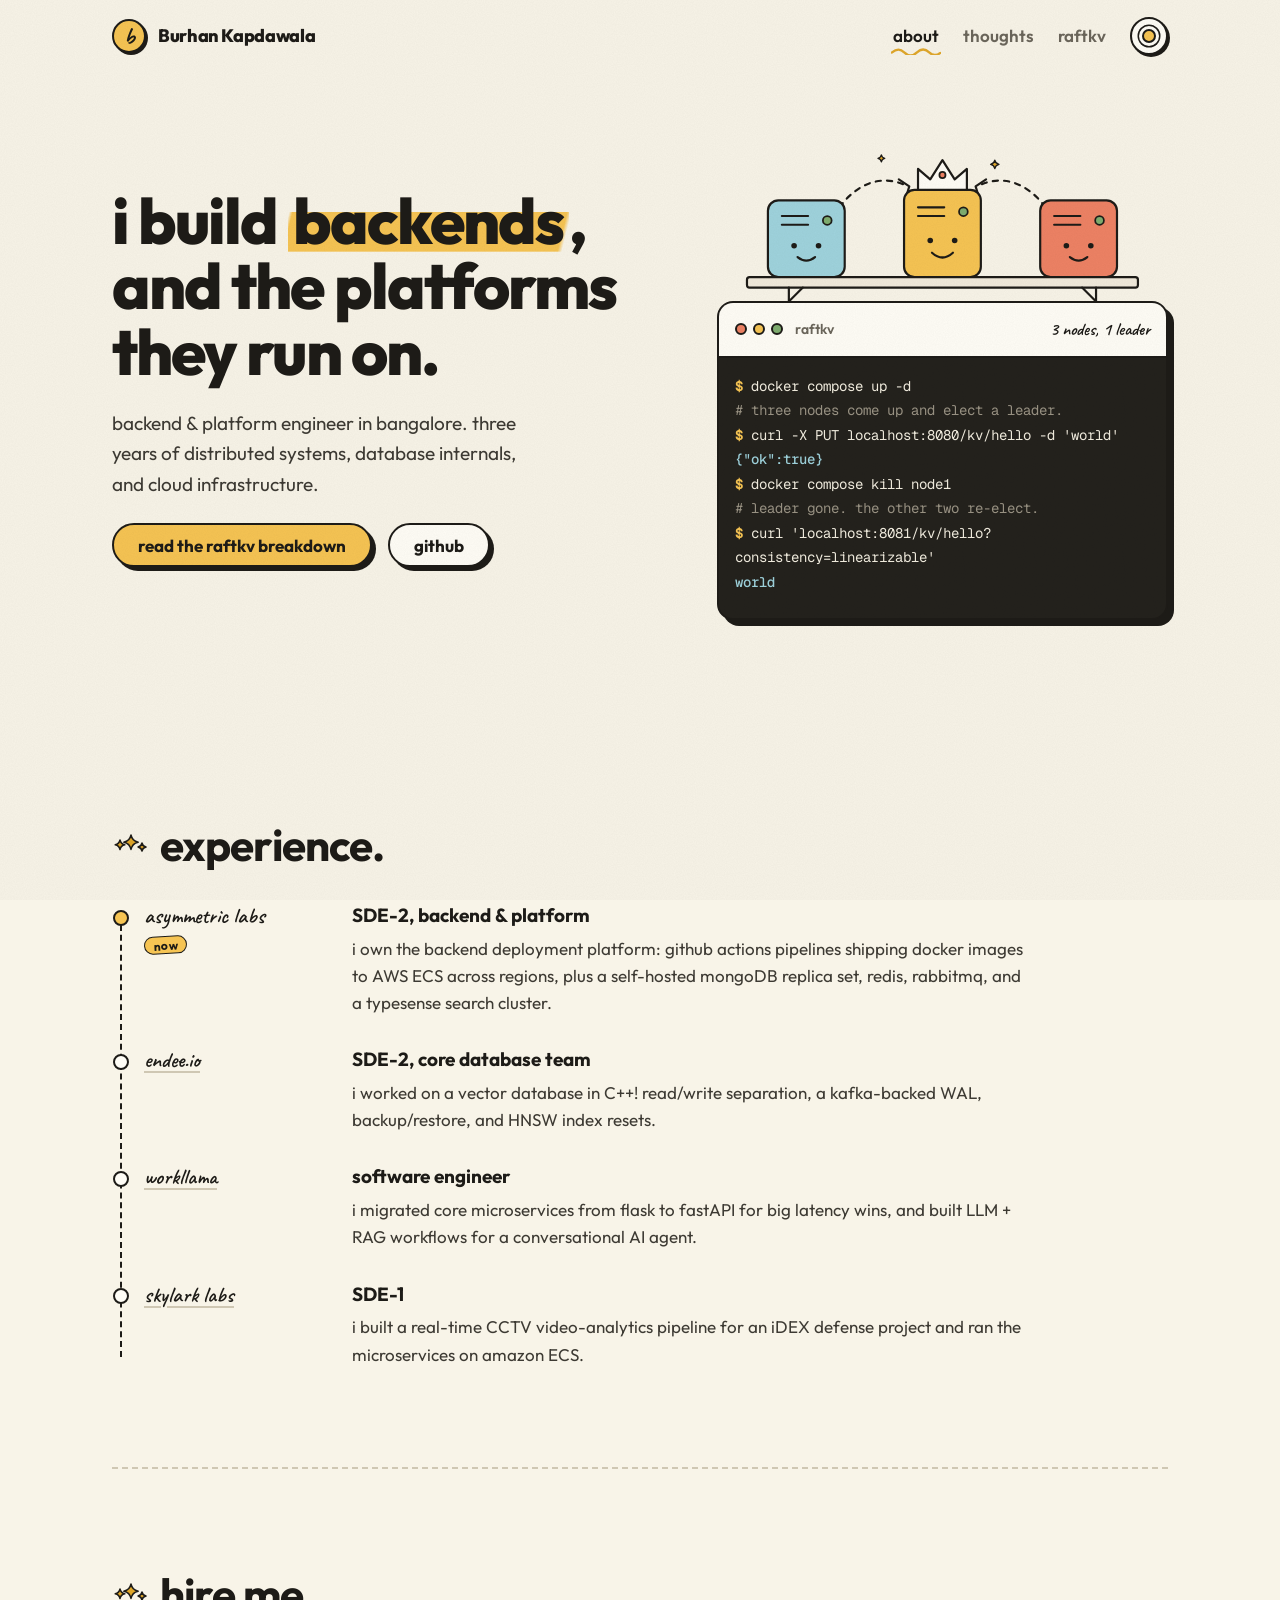
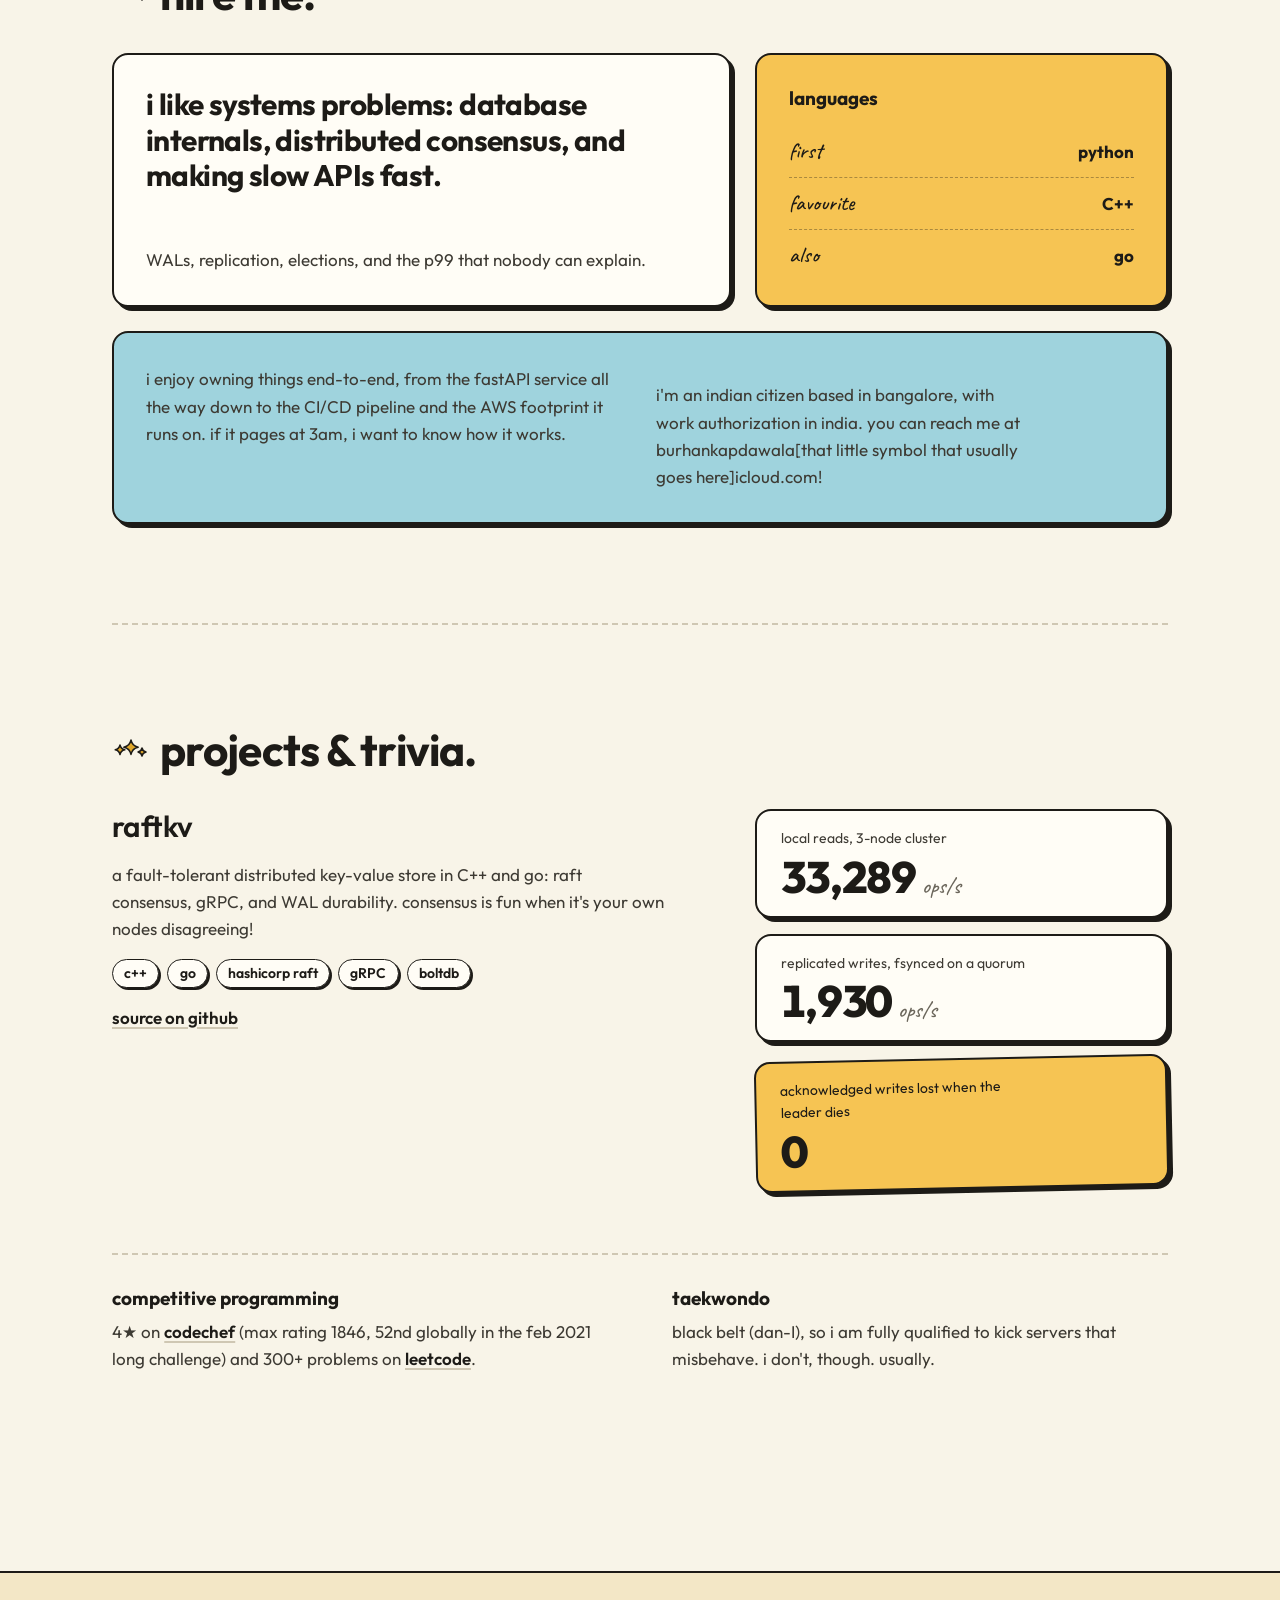
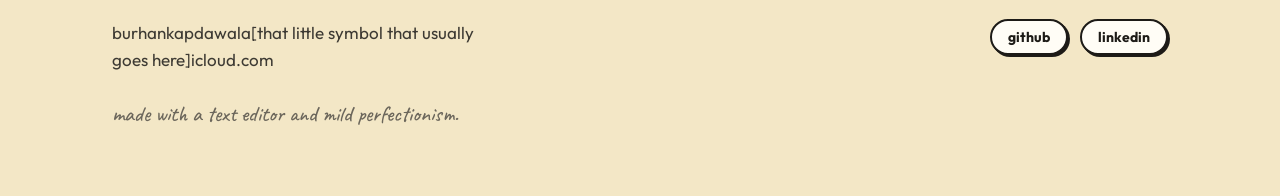
<file: index.html>
<!DOCTYPE html>
<html lang="en">
<head>
  <meta charset="UTF-8">
  <meta name="viewport" content="width=device-width, initial-scale=1">
  <title>Burhan Kapdawala</title>
  <meta name="description" content="burhan kapdawala, backend and platform engineer in bangalore. distributed systems, database internals, and cloud infrastructure.">
  <meta name="theme-color" content="#f8f4e8" media="(prefers-color-scheme: light)">
  <meta name="theme-color" content="#1c1a16" media="(prefers-color-scheme: dark)">
  <meta property="og:type" content="website">
  <meta property="og:title" content="burhan kapdawala">
  <meta property="og:description" content="backend and platform engineer. distributed systems, database internals, and cloud infrastructure.">
  <meta property="og:url" content="https://burhankapadia18.github.io/portfolio/">
  <link rel="icon" href="data:image/svg+xml,%3Csvg xmlns='http://www.w3.org/2000/svg' viewBox='0 0 32 32'%3E%3Ccircle cx='16' cy='16' r='13.5' fill='%23f6c453' stroke='%231d1b17' stroke-width='2.5'/%3E%3Ctext x='16' y='22.5' text-anchor='middle' font-family='system-ui,sans-serif' font-size='18' font-weight='800' fill='%231d1b17'%3Eb%3C/text%3E%3C/svg%3E">
  <script>(function(){try{var t=localStorage.getItem('theme');if(t!=='dark'&&t!=='light'){t=matchMedia('(prefers-color-scheme: dark)').matches?'dark':'light'}document.documentElement.setAttribute('data-theme',t)}catch(e){document.documentElement.setAttribute('data-theme','light')}})()</script>
  <link rel="preconnect" href="https://fonts.googleapis.com">
  <link rel="preconnect" href="https://fonts.gstatic.com" crossorigin>
  <link rel="stylesheet" href="https://fonts.googleapis.com/css2?family=Outfit:wght@400;500;600;700;800&family=Caveat:wght@500;600;700&family=Geist+Mono:wght@400;500&display=swap">
  <link rel="stylesheet" href="styles/tokens.css">
  <link rel="stylesheet" href="styles/global.css">
  <link rel="stylesheet" href="styles/home.css">
</head>

<body>
  <a class="skip-link" href="#main">skip to content</a>
  <div class="container">
    <header class="site-nav">
      <a class="brand" href="index.html">
        <span class="brand__badge" aria-hidden="true">b</span>
        <span class="brand__text">Burhan Kapdawala</span>
      </a>
      <nav aria-label="Main navigation">
        <ul class="nav-links">
          <li><a href="index.html" aria-current="page">about</a></li>
          <li><a href="thoughts.html">thoughts</a></li>
          <li><a href="raftkv.html">raftkv</a></li>
          <li>
            <button class="theme-toggle" id="themeToggle" type="button" aria-label="switch to dark theme">
              <span class="theme-toggle__disc" aria-hidden="true"></span>
            </button>
          </li>
        </ul>
      </nav>
    </header>

    <main id="main">
      <section class="hero" aria-labelledby="hero-heading">
        <div class="hero__copy">
          <h1 id="hero-heading" class="rise" style="--i:0">i build <span class="mark">backends</span>, and the platforms they run on.</h1>
          <p class="hero__sub rise" style="--i:1">
            backend &amp; platform engineer in bangalore. three years of distributed
            systems, database internals, and cloud infrastructure.
          </p>
          <div class="hero__actions rise" style="--i:2">
            <a class="btn btn--primary" href="raftkv.html">read the raftkv breakdown</a>
            <a class="btn btn--secondary" href="https://github.com/burhankapadia18">github</a>
          </div>
        </div>

        <div class="hero__visual rise" style="--i:3">
          <svg class="shelf" viewBox="0 0 480 196" xmlns="http://www.w3.org/2000/svg" role="img" aria-label="three cartoon server nodes sitting on a shelf. the middle one wears a crown because it is the leader.">
            <g fill="none" stroke="var(--line)" stroke-width="2.5" stroke-linecap="round" stroke-linejoin="round">
              <path d="M122 84c22-30 52-38 78-24" stroke-dasharray="6 7"/>
              <path d="M358 84c-22-30-52-38-78-24" stroke-dasharray="6 7"/>
              <path d="M190 52l12 8-4 13"/>
              <path d="M290 52l-12 8 4 13"/>
            </g>
            <g stroke="var(--line)" stroke-width="2.5" stroke-linecap="round" stroke-linejoin="round">
              <rect x="40" y="76" width="88" height="88" rx="12" fill="var(--sky)"/>
              <path d="M56 94h30M56 104h30" fill="none"/>
              <circle cx="108" cy="99" r="5" fill="var(--leaf)" stroke-width="2"/>
              <circle cx="70" cy="128" r="3.2" fill="var(--line)" stroke="none"/>
              <circle cx="98" cy="128" r="3.2" fill="var(--line)" stroke="none"/>
              <path d="M74 141q10 8 20 0" fill="none"/>
            </g>
            <g stroke="var(--line)" stroke-width="2.5" stroke-linecap="round" stroke-linejoin="round">
              <rect x="196" y="64" width="88" height="100" rx="12" fill="var(--accent)"/>
              <path d="M212 64V40l14 12 14-22 14 22 14-12v24z" fill="var(--surface)"/>
              <circle cx="240" cy="47" r="3.5" fill="var(--coral)" stroke-width="2"/>
              <path d="M212 84h30M212 94h30" fill="none"/>
              <circle cx="264" cy="89" r="5" fill="var(--leaf)" stroke-width="2"/>
              <circle cx="226" cy="122" r="3.2" fill="var(--line)" stroke="none"/>
              <circle cx="254" cy="122" r="3.2" fill="var(--line)" stroke="none"/>
              <path d="M228 136q12 11 24 0" fill="none"/>
            </g>
            <g stroke="var(--line)" stroke-width="2.5" stroke-linecap="round" stroke-linejoin="round">
              <rect x="352" y="76" width="88" height="88" rx="12" fill="var(--coral)"/>
              <path d="M368 94h30M368 104h30" fill="none"/>
              <circle cx="420" cy="99" r="5" fill="var(--leaf)" stroke-width="2"/>
              <circle cx="382" cy="128" r="3.2" fill="var(--line)" stroke="none"/>
              <circle cx="410" cy="128" r="3.2" fill="var(--line)" stroke="none"/>
              <path d="M386 141q10 8 20 0" fill="none"/>
            </g>
            <g fill="var(--accent-deep)" stroke="var(--line)" stroke-width="1.5" stroke-linejoin="round">
              <path d="M300 30c.6 3 1.8 4.2 4.8 4.8-3 .6-4.2 1.8-4.8 4.8-.6-3-1.8-4.2-4.8-4.8 3-.6 4.2-1.8 4.8-4.8Z"/>
              <path d="M170 24c.5 2.4 1.5 3.4 3.9 3.9-2.4.5-3.4 1.5-3.9 3.9-.5-2.4-1.5-3.4-3.9-3.9 2.4-.5 3.4-1.5 3.9-3.9Z"/>
            </g>
            <g stroke="var(--line)" stroke-width="2.5" stroke-linecap="round" stroke-linejoin="round">
              <rect x="16" y="164" width="448" height="12" rx="3" fill="var(--surface-2)"/>
              <path d="M64 176v16l16-16M416 176v16l-16-16" fill="none"/>
            </g>
          </svg>
          <figure class="term" style="margin:0">
            <figcaption class="term__bar">
              <span class="term__dots" aria-hidden="true"><i></i><i></i><i></i></span>
              <span>raftkv</span>
              <span>3 nodes, 1 leader</span>
            </figcaption>
            <pre><span class="prompt">$</span> docker compose up -d
<span class="comment"># three nodes come up and elect a leader.</span>
<span class="prompt">$</span> curl -X PUT localhost:8080/kv/hello -d 'world'
<span class="out">{"ok":true}</span>
<span class="prompt">$</span> docker compose kill node1
<span class="comment"># leader gone. the other two re-elect.</span>
<span class="prompt">$</span> curl 'localhost:8081/kv/hello?consistency=linearizable'
<span class="out">world</span></pre>
          </figure>
        </div>
      </section>

      <section class="section reveal" aria-labelledby="experience-heading">
        <h2 id="experience-heading" class="section__title">
          <svg class="sparkle" viewBox="0 0 36 24" aria-hidden="true" fill="currentColor" stroke="var(--line)" stroke-width="1.5" stroke-linejoin="round"><path d="M8 6c.6 3 1.8 4.2 4.8 4.8-3 .6-4.2 1.8-4.8 4.8-.6-3-1.8-4.2-4.8-4.8 3-.6 4.2-1.8 4.8-4.8Z"/><path d="M19 1c.9 4.5 2.7 6.3 7.2 7.2-4.5.9-6.3 2.7-7.2 7.2-.9-4.5-2.7-6.3-7.2-7.2 4.5-.9 6.3-2.7 7.2-7.2Z"/><path d="M30 9c.5 2.5 1.5 3.5 4 4-2.5.5-3.5 1.5-4 4-.5-2.5-1.5-3.5-4-4 2.5-.5 3.5-1.5 4-4Z"/></svg>
          experience.
        </h2>
        <div class="xp">
          <article class="xp-row xp-row--now">
            <div class="xp-row__org">
              <span>asymmetric labs</span>
              <span class="xp-row__now">now</span>
            </div>
            <div>
              <h3>SDE-2, backend &amp; platform</h3>
              <p>
                i own the backend deployment platform: github actions pipelines
                shipping docker images to AWS ECS across regions, plus a self-hosted
                mongoDB replica set, redis, rabbitmq, and a typesense search cluster.
              </p>
            </div>
          </article>

          <article class="xp-row">
            <div class="xp-row__org">
              <a href="https://endee.io/">endee.io</a>
            </div>
            <div>
              <h3>SDE-2, core database team</h3>
              <p>
                i worked on a vector database in C++! read/write separation, a
                kafka-backed WAL, backup/restore, and HNSW index resets.
              </p>
            </div>
          </article>

          <article class="xp-row">
            <div class="xp-row__org">
              <a href="https://www.workllama.com/">workllama</a>
            </div>
            <div>
              <h3>software engineer</h3>
              <p>
                i migrated core microservices from flask to fastAPI for big latency
                wins, and built LLM + RAG workflows for a conversational AI agent.
              </p>
            </div>
          </article>

          <article class="xp-row">
            <div class="xp-row__org">
              <a href="https://skylarklabs.ai/">skylark labs</a>
            </div>
            <div>
              <h3>SDE-1</h3>
              <p>
                i built a real-time CCTV video-analytics pipeline for an iDEX defense
                project and ran the microservices on amazon ECS.
              </p>
            </div>
          </article>
        </div>
      </section>

      <section class="section reveal" aria-labelledby="hire-heading">
        <h2 id="hire-heading" class="section__title">
          <svg class="sparkle" viewBox="0 0 36 24" aria-hidden="true" fill="currentColor" stroke="var(--line)" stroke-width="1.5" stroke-linejoin="round"><path d="M8 6c.6 3 1.8 4.2 4.8 4.8-3 .6-4.2 1.8-4.8 4.8-.6-3-1.8-4.2-4.8-4.8 3-.6 4.2-1.8 4.8-4.8Z"/><path d="M19 1c.9 4.5 2.7 6.3 7.2 7.2-4.5.9-6.3 2.7-7.2 7.2-.9-4.5-2.7-6.3-7.2-7.2 4.5-.9 6.3-2.7 7.2-7.2Z"/><path d="M30 9c.5 2.5 1.5 3.5 4 4-2.5.5-3.5 1.5-4 4-.5-2.5-1.5-3.5-4-4 2.5-.5 3.5-1.5 4-4Z"/></svg>
          hire me.
        </h2>
        <div class="trio">
          <div class="trio__cell card">
            <p class="trio__statement">
              i like systems problems: database internals, distributed consensus,
              and making slow APIs fast.
            </p>
            <p>WALs, replication, elections, and the p99 that nobody can explain.</p>
          </div>

          <div class="trio__cell trio__cell--yellow card card--yellow">
            <h3>languages</h3>
            <dl class="trio__langs">
              <div>
                <dt>first</dt>
                <dd>python</dd>
              </div>
              <div>
                <dt>favourite</dt>
                <dd>C++</dd>
              </div>
              <div>
                <dt>also</dt>
                <dd>go</dd>
              </div>
            </dl>
          </div>

          <div class="trio__cell trio__cell--wide card card--sky">
            <div class="trio__body">
              <p>
                i enjoy owning things end-to-end, from the fastAPI service all the way
                down to the CI/CD pipeline and the AWS footprint it runs on. if it
                pages at 3am, i want to know how it works.
              </p>
              <p>
                i'm an indian citizen based in bangalore, with work authorization in
                india. you can reach me at
                burhankapdawala[that little symbol that usually goes here]icloud.com!
              </p>
            </div>
          </div>
        </div>
      </section>

      <section class="section reveal" aria-labelledby="projects-heading">
        <h2 id="projects-heading" class="section__title">
          <svg class="sparkle" viewBox="0 0 36 24" aria-hidden="true" fill="currentColor" stroke="var(--line)" stroke-width="1.5" stroke-linejoin="round"><path d="M8 6c.6 3 1.8 4.2 4.8 4.8-3 .6-4.2 1.8-4.8 4.8-.6-3-1.8-4.2-4.8-4.8 3-.6 4.2-1.8 4.8-4.8Z"/><path d="M19 1c.9 4.5 2.7 6.3 7.2 7.2-4.5.9-6.3 2.7-7.2 7.2-.9-4.5-2.7-6.3-7.2-7.2 4.5-.9 6.3-2.7 7.2-7.2Z"/><path d="M30 9c.5 2.5 1.5 3.5 4 4-2.5.5-3.5 1.5-4 4-.5-2.5-1.5-3.5-4-4 2.5-.5 3.5-1.5 4-4Z"/></svg>
          projects &amp; trivia.
        </h2>

        <div class="feature">
          <div class="feature__copy">
            <h3 class="feature__title"><a href="raftkv.html">raftkv</a></h3>
            <p>
              a fault-tolerant distributed key-value store in C++ and go: raft
              consensus, gRPC, and WAL durability. consensus is fun when it's your
              own nodes disagreeing!
            </p>
            <ul class="feature__stack" aria-label="Technologies used">
              <li>c++</li>
              <li>go</li>
              <li>hashicorp raft</li>
              <li>gRPC</li>
              <li>boltdb</li>
            </ul>
            <p><a href="https://github.com/burhankapadia18/raftkv">source on github</a></p>
          </div>

          <dl class="stats">
            <div class="stat card">
              <dt class="stat__label">local reads, 3-node cluster</dt>
              <dd class="stat__num">33,289<small>ops/s</small></dd>
            </div>
            <div class="stat card">
              <dt class="stat__label">replicated writes, fsynced on a quorum</dt>
              <dd class="stat__num">1,930<small>ops/s</small></dd>
            </div>
            <div class="stat card card--yellow stat--hero">
              <dt class="stat__label">acknowledged writes lost when the leader dies</dt>
              <dd class="stat__num">0</dd>
            </div>
          </dl>
        </div>

        <div class="elsewhere">
          <div>
            <h3>competitive programming</h3>
            <p>
              4★ on <a href="https://www.codechef.com/users/burhank0018">codechef</a>
              (max rating 1846, 52nd globally in the feb 2021 long challenge) and
              300+ problems on <a href="https://leetcode.com/yellow_snowman/">leetcode</a>.
            </p>
          </div>
          <div>
            <h3>taekwondo</h3>
            <p>
              black belt (dan-I), so i am fully qualified to kick servers that
              misbehave. i don't, though. usually.
            </p>
          </div>
        </div>
      </section>
    </main>

    <footer class="site-footer">
      <p class="site-footer__contact">
        burhankapdawala[that little symbol that usually goes here]icloud.com
      </p>
      <ul class="site-footer__links">
        <li><a href="https://github.com/burhankapadia18">github</a></li>
        <li><a href="https://www.linkedin.com/in/burhankapdawala007">linkedin</a></li>
      </ul>
      <p class="site-footer__tagline">made with a text editor and mild perfectionism.</p>
    </footer>
  </div>

  <script src="scripts/site.js" defer></script>
</body>
</html>
</file>
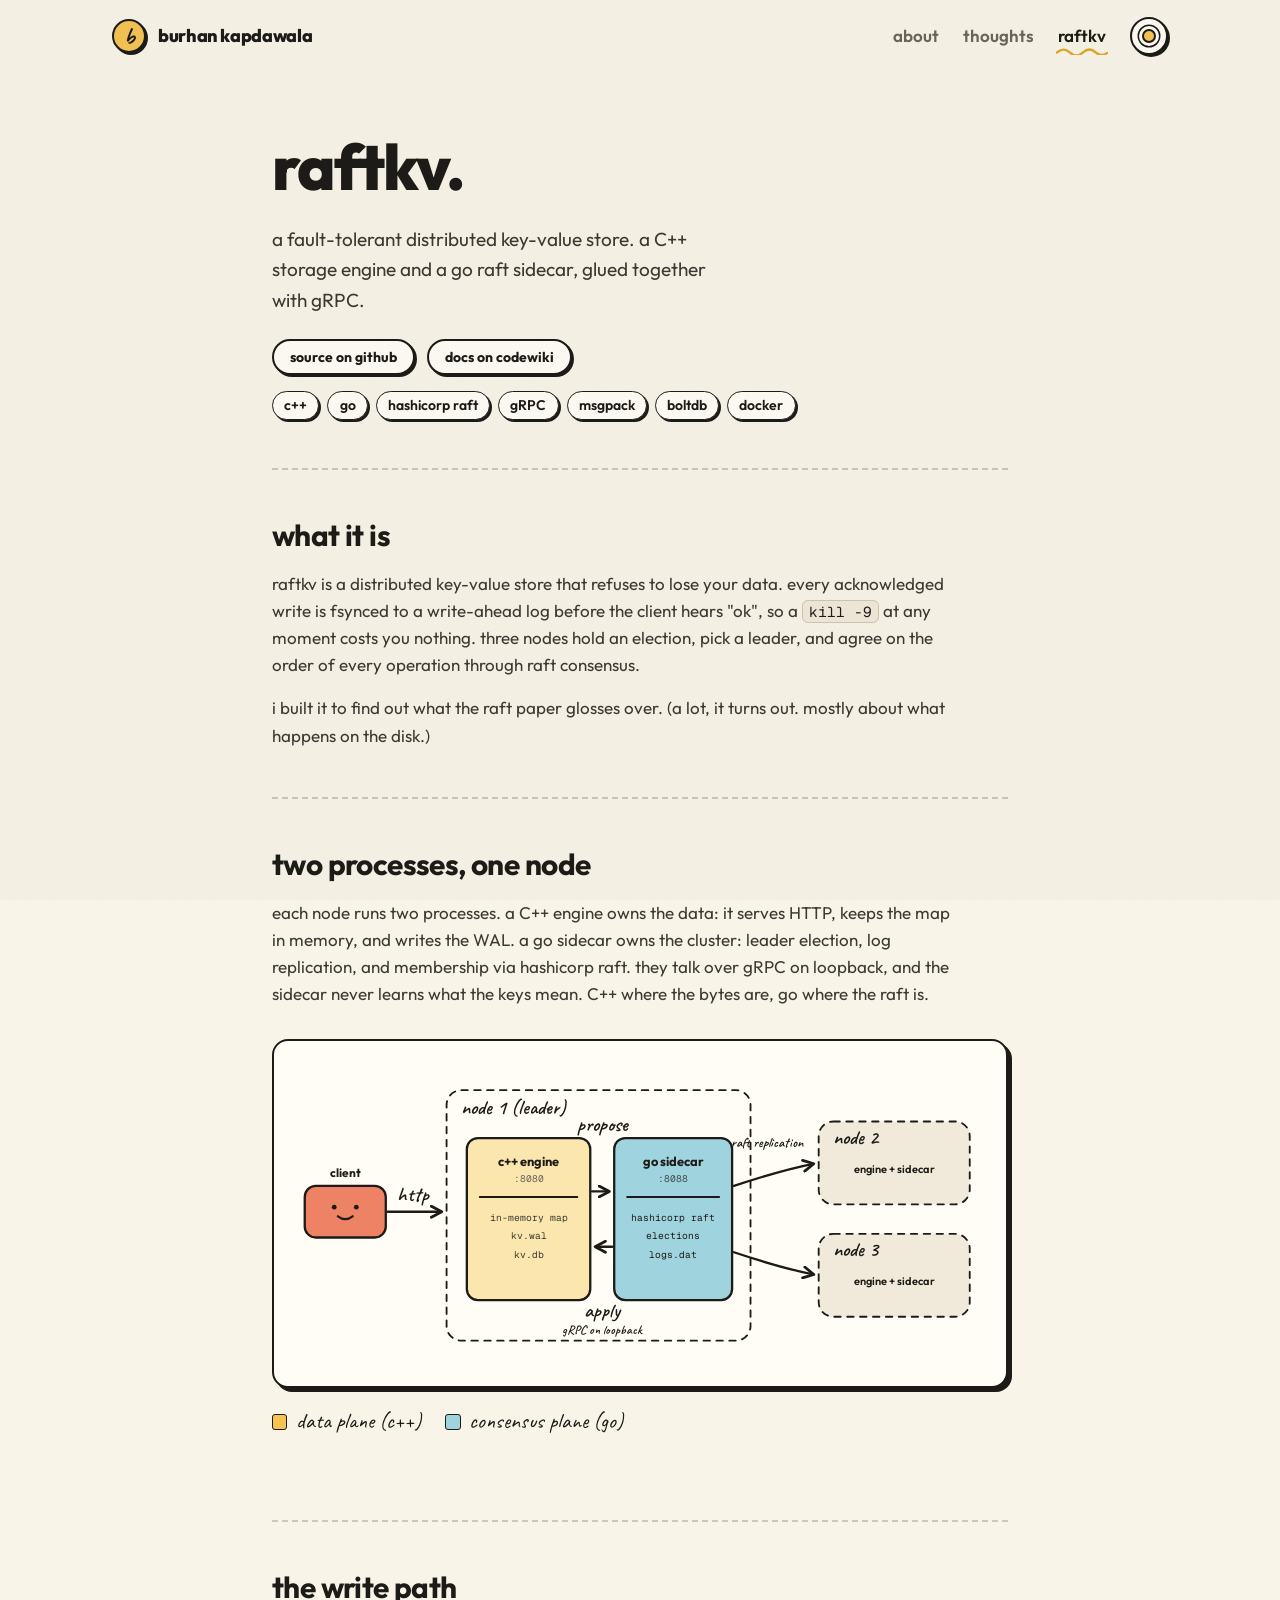
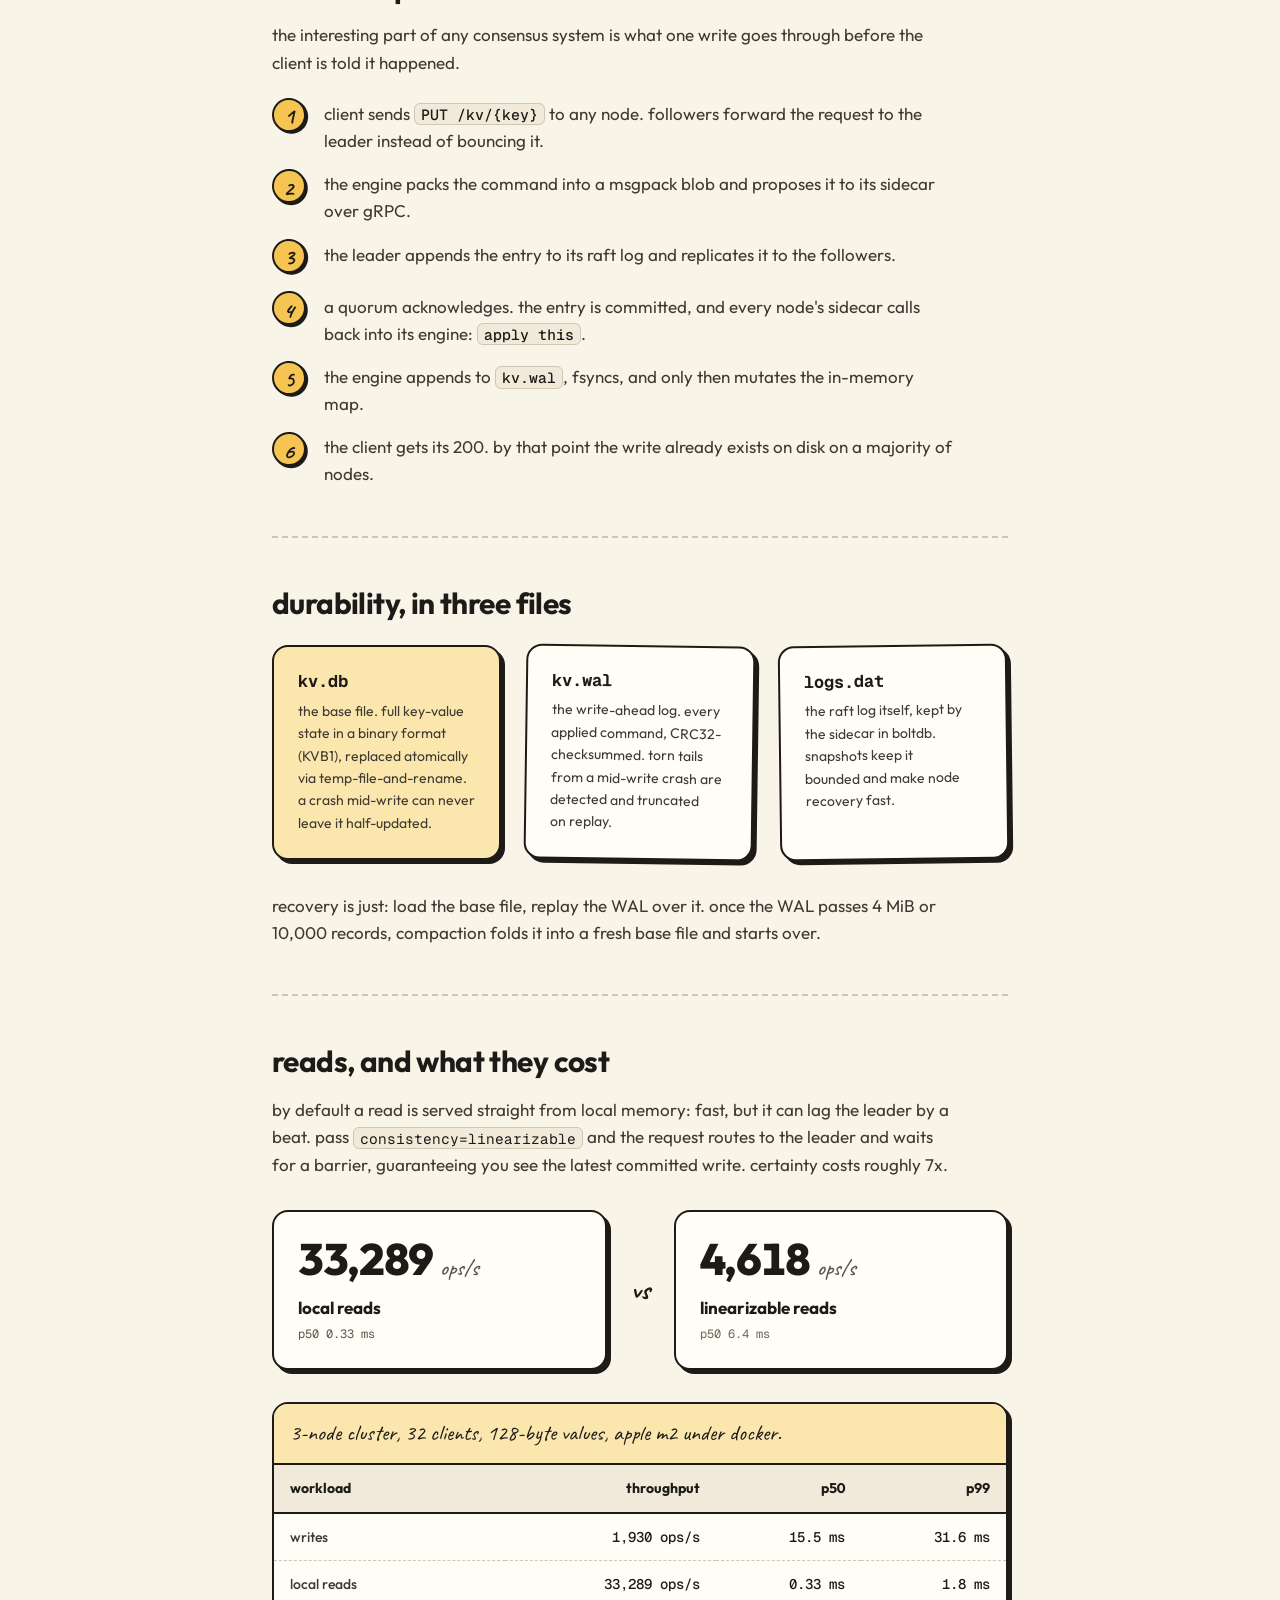
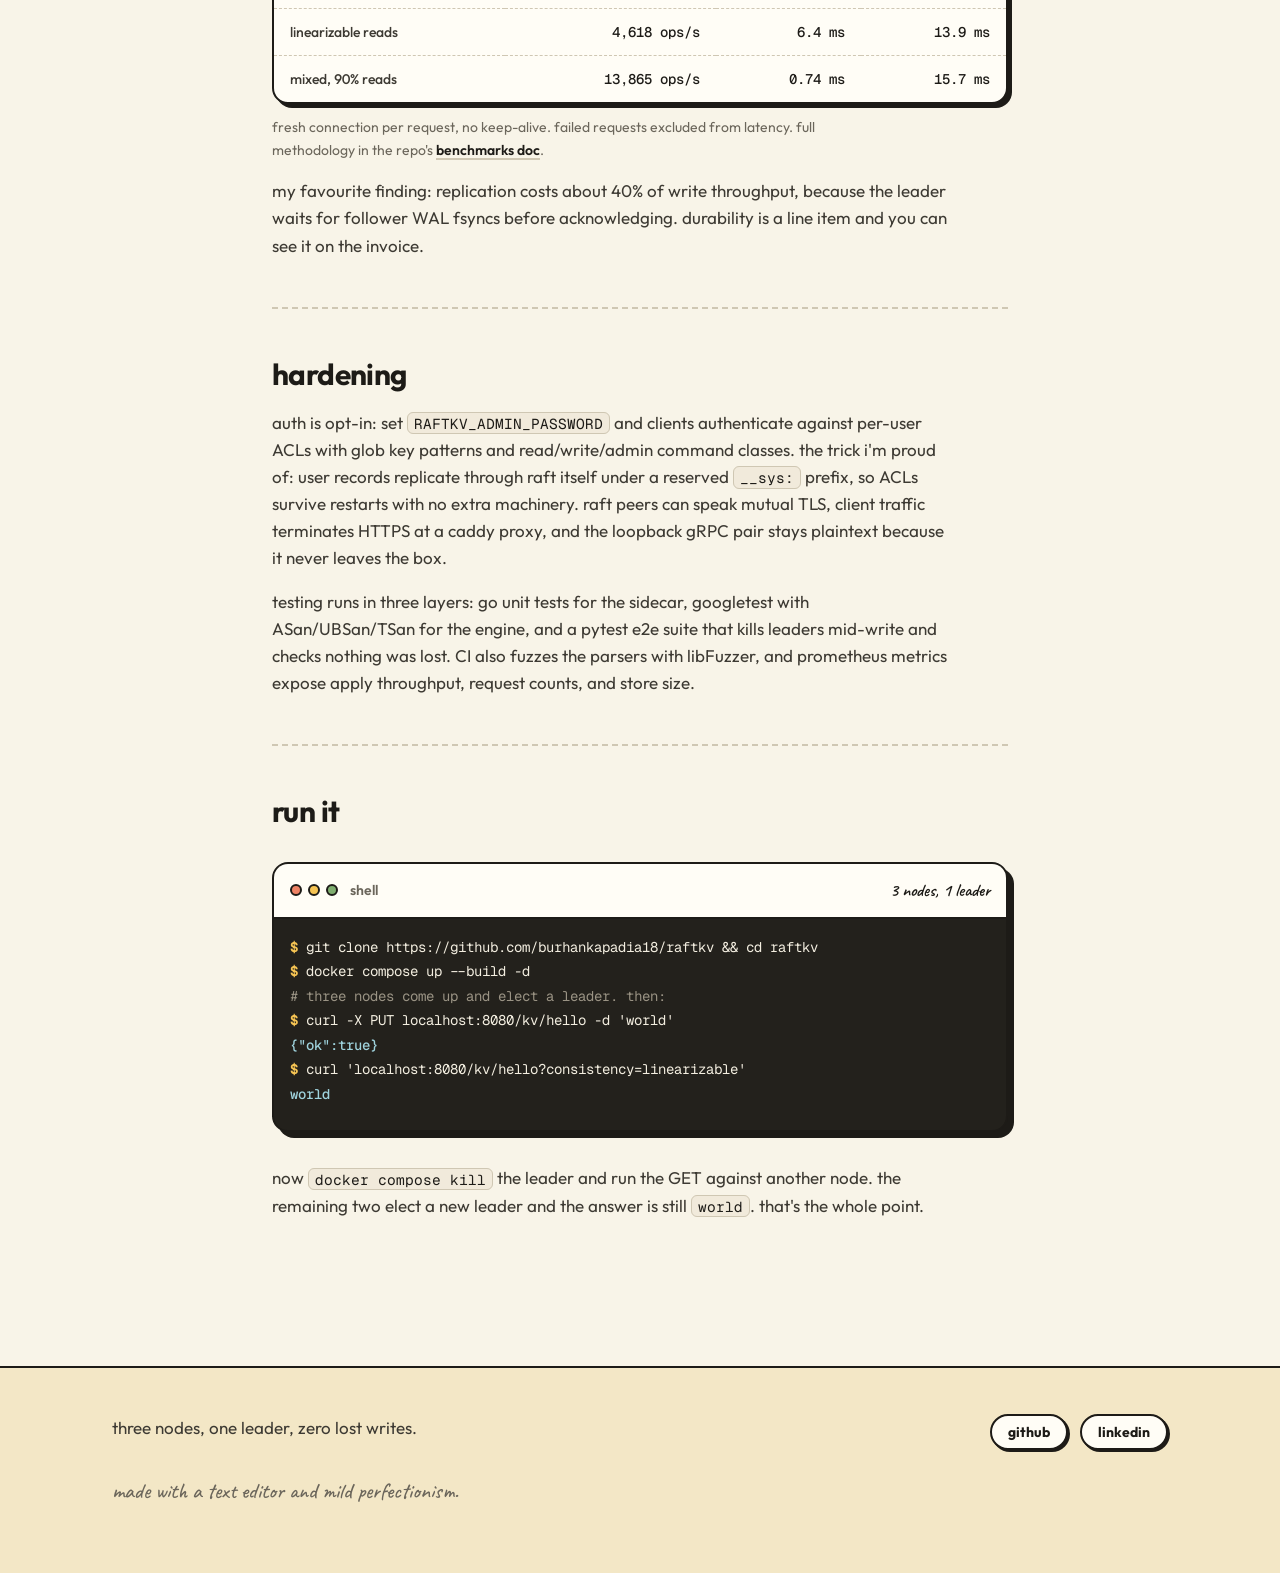
<file: raftkv.html>
<!DOCTYPE html>
<html lang="en">
<head>
  <meta charset="UTF-8">
  <meta name="viewport" content="width=device-width, initial-scale=1">
  <title>raftkv | burhan kapdawala</title>
  <meta name="description" content="raftkv: a fault-tolerant distributed key-value store. C++ storage engine, go raft sidecar, gRPC in between. architecture, write path, durability, and real benchmarks.">
  <meta name="theme-color" content="#f8f4e8" media="(prefers-color-scheme: light)">
  <meta name="theme-color" content="#1c1a16" media="(prefers-color-scheme: dark)">
  <meta property="og:type" content="article">
  <meta property="og:title" content="raftkv | burhan kapdawala">
  <meta property="og:description" content="a fault-tolerant distributed key-value store. C++ storage engine, go raft sidecar, gRPC in between.">
  <meta property="og:url" content="https://burhankapadia18.github.io/portfolio/raftkv.html">
  <link rel="icon" href="data:image/svg+xml,%3Csvg xmlns='http://www.w3.org/2000/svg' viewBox='0 0 32 32'%3E%3Ccircle cx='16' cy='16' r='13.5' fill='%23f6c453' stroke='%231d1b17' stroke-width='2.5'/%3E%3Ctext x='16' y='22.5' text-anchor='middle' font-family='system-ui,sans-serif' font-size='18' font-weight='800' fill='%231d1b17'%3Eb%3C/text%3E%3C/svg%3E">
  <script>(function(){try{var t=localStorage.getItem('theme');if(t!=='dark'&&t!=='light'){t=matchMedia('(prefers-color-scheme: dark)').matches?'dark':'light'}document.documentElement.setAttribute('data-theme',t)}catch(e){document.documentElement.setAttribute('data-theme','light')}})()</script>
  <link rel="preconnect" href="https://fonts.googleapis.com">
  <link rel="preconnect" href="https://fonts.gstatic.com" crossorigin>
  <link rel="stylesheet" href="https://fonts.googleapis.com/css2?family=Outfit:wght@400;500;600;700;800&family=Caveat:wght@500;600;700&family=Geist+Mono:wght@400;500&display=swap">
  <link rel="stylesheet" href="styles/tokens.css">
  <link rel="stylesheet" href="styles/global.css">
  <link rel="stylesheet" href="styles/article.css">
</head>

<body>
  <a class="skip-link" href="#main">skip to content</a>
  <div class="container">
    <header class="site-nav">
      <a class="brand" href="index.html">
        <span class="brand__badge" aria-hidden="true">b</span>
        <span class="brand__text">burhan kapdawala</span>
      </a>
      <nav aria-label="Main navigation">
        <ul class="nav-links">
          <li><a href="index.html">about</a></li>
          <li><a href="thoughts.html">thoughts</a></li>
          <li><a href="raftkv.html" aria-current="page">raftkv</a></li>
          <li>
            <button class="theme-toggle" id="themeToggle" type="button" aria-label="switch to dark theme">
              <span class="theme-toggle__disc" aria-hidden="true"></span>
            </button>
          </li>
        </ul>
      </nav>
    </header>

    <main id="main" class="article">
      <div class="article-head">
        <h1 class="rise" style="--i:0">raftkv.</h1>
        <p class="article-head__sub rise" style="--i:1">
          a fault-tolerant distributed key-value store. a C++ storage engine and a
          go raft sidecar, glued together with gRPC.
        </p>
        <div class="article-head__meta rise" style="--i:2">
          <div class="article-head__links">
            <a class="btn btn--secondary btn--sm" href="https://github.com/burhankapadia18/raftkv">source on github</a>
            <a class="btn btn--secondary btn--sm" href="https://codewiki.google/github.com/burhankapadia18/raftkv">docs on codewiki</a>
          </div>
          <ul class="tags" aria-label="Technologies used">
            <li>c++</li>
            <li>go</li>
            <li>hashicorp raft</li>
            <li>gRPC</li>
            <li>msgpack</li>
            <li>boltdb</li>
            <li>docker</li>
          </ul>
        </div>
      </div>

      <section aria-labelledby="what-heading" class="rise" style="--i:3">
        <h2 id="what-heading">what it is</h2>
        <p>
          raftkv is a distributed key-value store that refuses to lose your data.
          every acknowledged write is fsynced to a write-ahead log before the client
          hears "ok", so a <code>kill -9</code> at any moment costs you nothing.
          three nodes hold an election, pick a leader, and agree on the order of
          every operation through raft consensus.
        </p>
        <p>
          i built it to find out what the raft paper glosses over. (a lot, it turns
          out. mostly about what happens on the disk.)
        </p>
      </section>

      <section class="reveal" aria-labelledby="arch-heading">
        <h2 id="arch-heading">two processes, one node</h2>
        <p>
          each node runs two processes. a C++ engine owns the data: it serves HTTP,
          keeps the map in memory, and writes the WAL. a go sidecar owns the cluster:
          leader election, log replication, and membership via hashicorp raft. they
          talk over gRPC on loopback, and the sidecar never learns what the keys
          mean. C++ where the bytes are, go where the raft is.
        </p>
        <figure class="figure" style="margin-inline:0">
          <div class="diagram" role="img" aria-label="Architecture diagram: a client sends HTTP requests to the C++ engine on port 8080. The engine proposes commands over gRPC to the go sidecar on port 8088, which replicates them via raft to node 2 and node 3. The sidecar calls back into the engine to apply committed entries.">
            <svg viewBox="0 0 760 340" xmlns="http://www.w3.org/2000/svg" aria-hidden="true">
              <defs>
                <marker id="arr" viewBox="0 0 10 10" refX="8" refY="5" markerWidth="6" markerHeight="6" orient="auto-start-reverse">
                  <path d="M1 1 8.5 5 1 9" fill="none" stroke="var(--line)" stroke-width="2" stroke-linecap="round" stroke-linejoin="round"/>
                </marker>
              </defs>
              <g stroke="var(--line)" stroke-width="2.5" stroke-linecap="round" stroke-linejoin="round">
                <rect x="16" y="140" width="88" height="56" rx="12" fill="var(--coral)"/>
                <circle cx="48" cy="163" r="2.6" fill="var(--line)" stroke="none"/>
                <circle cx="72" cy="163" r="2.6" fill="var(--line)" stroke="none"/>
                <path d="M52 173q8 6 16 0" fill="none"/>

                <line x1="106" y1="168" x2="164" y2="168" marker-end="url(#arr)"/>

                <rect x="170" y="36" width="330" height="272" rx="16" fill="none" stroke-dasharray="7 7" stroke-width="2"/>

                <rect x="192" y="88" width="134" height="176" rx="12" fill="var(--accent-soft)"/>
                <path d="M206 152h106" stroke-width="2"/>

                <rect x="352" y="88" width="128" height="176" rx="12" fill="var(--sky)"/>
                <path d="M366 152h100" stroke-width="2"/>

                <line x1="328" y1="146" x2="346" y2="146" marker-end="url(#arr)"/>
                <line x1="350" y1="206" x2="332" y2="206" marker-end="url(#arr)"/>

                <rect x="574" y="70" width="164" height="90" rx="16" fill="var(--surface-2)" stroke-dasharray="7 7" stroke-width="2"/>
                <rect x="574" y="192" width="164" height="90" rx="16" fill="var(--surface-2)" stroke-dasharray="7 7" stroke-width="2"/>

                <path d="M482 140c30-10 56-18 86-24" fill="none" marker-end="url(#arr)"/>
                <path d="M482 212c30 10 56 18 86 24" fill="none" marker-end="url(#arr)"/>
              </g>
              <g style="font-family: var(--font-sans)" fill="var(--ink)">
                <text x="60" y="130" font-size="13" font-weight="700" text-anchor="middle">client</text>
                <text x="259" y="118" font-size="14" font-weight="700" text-anchor="middle">c++ engine</text>
                <text x="416" y="118" font-size="14" font-weight="700" text-anchor="middle" fill="#1d1b17">go sidecar</text>
                <text x="656" y="126" font-size="12" font-weight="600" text-anchor="middle">engine + sidecar</text>
                <text x="656" y="248" font-size="12" font-weight="600" text-anchor="middle">engine + sidecar</text>
              </g>
              <g style="font-family: var(--font-mono)" font-size="10.5">
                <text x="259" y="136" fill="var(--muted)" text-anchor="middle">:8080</text>
                <text x="416" y="136" fill="#1d1b17" text-anchor="middle" opacity="0.7">:8088</text>
                <text x="259" y="178" fill="var(--body)" text-anchor="middle">in-memory map</text>
                <text x="259" y="198" fill="var(--body)" text-anchor="middle">kv.wal</text>
                <text x="259" y="218" fill="var(--body)" text-anchor="middle">kv.db</text>
                <text x="416" y="178" fill="#1d1b17" text-anchor="middle">hashicorp raft</text>
                <text x="416" y="198" fill="#1d1b17" text-anchor="middle">elections</text>
                <text x="416" y="218" fill="#1d1b17" text-anchor="middle">logs.dat</text>
              </g>
              <g class="hand" style="font-family: var(--font-hand)" fill="var(--ink)" font-size="17" font-weight="600">
                <text x="134" y="156" text-anchor="middle">http</text>
                <text x="186" y="62">node 1 (leader)</text>
                <text x="339" y="80" text-anchor="middle">propose</text>
                <text x="339" y="282" text-anchor="middle">apply</text>
                <text x="339" y="301" text-anchor="middle" font-size="14">gRPC on loopback</text>
                <text x="590" y="94">node 2</text>
                <text x="590" y="216">node 3</text>
                <text x="518" y="98" text-anchor="middle" font-size="15">raft replication</text>
              </g>
            </svg>
          </div>
          <figcaption class="legend">
            <span><i class="sw-engine"></i>data plane (c++)</span>
            <span><i class="sw-sidecar"></i>consensus plane (go)</span>
          </figcaption>
        </figure>
      </section>

      <section class="reveal" aria-labelledby="write-heading">
        <h2 id="write-heading">the write path</h2>
        <p>
          the interesting part of any consensus system is what one write goes
          through before the client is told it happened.
        </p>
        <ol class="steps">
          <li>
            client sends <b>PUT /kv/{key}</b> to any node. followers forward the
            request to the leader instead of bouncing it.
          </li>
          <li>
            the engine packs the command into a msgpack blob and proposes it to its
            sidecar over gRPC.
          </li>
          <li>
            the leader appends the entry to its raft log and replicates it to the
            followers.
          </li>
          <li>
            a quorum acknowledges. the entry is committed, and every node's sidecar
            calls back into its engine: <b>apply this</b>.
          </li>
          <li>
            the engine appends to <b>kv.wal</b>, fsyncs, and only then mutates the
            in-memory map.
          </li>
          <li>
            the client gets its 200. by that point the write already exists on disk
            on a majority of nodes.
          </li>
        </ol>
      </section>

      <section class="reveal" aria-labelledby="durability-heading">
        <h2 id="durability-heading">durability, in three files</h2>
        <div class="files">
          <article>
            <h3>kv.db</h3>
            <p>
              the base file. full key-value state in a binary format (KVB1),
              replaced atomically via temp-file-and-rename. a crash mid-write can
              never leave it half-updated.
            </p>
          </article>
          <article>
            <h3>kv.wal</h3>
            <p>
              the write-ahead log. every applied command, CRC32-checksummed. torn
              tails from a mid-write crash are detected and truncated on replay.
            </p>
          </article>
          <article>
            <h3>logs.dat</h3>
            <p>
              the raft log itself, kept by the sidecar in boltdb. snapshots keep it
              bounded and make node recovery fast.
            </p>
          </article>
        </div>
        <p>
          recovery is just: load the base file, replay the WAL over it. once the WAL
          passes 4 MiB or 10,000 records, compaction folds it into a fresh base file
          and starts over.
        </p>
      </section>

      <section class="reveal" aria-labelledby="reads-heading">
        <h2 id="reads-heading">reads, and what they cost</h2>
        <p>
          by default a read is served straight from local memory: fast, but it can
          lag the leader by a beat. pass <code>consistency=linearizable</code> and
          the request routes to the leader and waits for a barrier, guaranteeing you
          see the latest committed write. certainty costs roughly 7x.
        </p>
        <div class="compare">
          <div class="stat card--sky">
            <div class="stat__num">33,289<small>ops/s</small></div>
            <div class="stat__label">local reads</div>
            <div class="stat__sub">p50 0.33 ms</div>
          </div>
          <div class="compare__vs">vs</div>
          <div class="stat">
            <div class="stat__num">4,618<small>ops/s</small></div>
            <div class="stat__label">linearizable reads</div>
            <div class="stat__sub">p50 6.4 ms</div>
          </div>
        </div>
        <div class="table-scroll">
          <table>
            <caption>3-node cluster, 32 clients, 128-byte values, apple m2 under docker.</caption>
            <thead>
              <tr>
                <th scope="col">workload</th>
                <th scope="col" class="num">throughput</th>
                <th scope="col" class="num">p50</th>
                <th scope="col" class="num">p99</th>
              </tr>
            </thead>
            <tbody>
              <tr>
                <td>writes</td>
                <td class="num">1,930 ops/s</td>
                <td class="num">15.5 ms</td>
                <td class="num">31.6 ms</td>
              </tr>
              <tr>
                <td>local reads</td>
                <td class="num">33,289 ops/s</td>
                <td class="num">0.33 ms</td>
                <td class="num">1.8 ms</td>
              </tr>
              <tr>
                <td>linearizable reads</td>
                <td class="num">4,618 ops/s</td>
                <td class="num">6.4 ms</td>
                <td class="num">13.9 ms</td>
              </tr>
              <tr>
                <td>mixed, 90% reads</td>
                <td class="num">13,865 ops/s</td>
                <td class="num">0.74 ms</td>
                <td class="num">15.7 ms</td>
              </tr>
            </tbody>
          </table>
        </div>
        <p class="note">
          fresh connection per request, no keep-alive. failed requests excluded from
          latency. full methodology in the repo's
          <a href="https://github.com/burhankapadia18/raftkv/blob/main/docs/benchmarks.md">benchmarks doc</a>.
        </p>
        <p>
          my favourite finding: replication costs about 40% of write throughput,
          because the leader waits for follower WAL fsyncs before acknowledging.
          durability is a line item and you can see it on the invoice.
        </p>
      </section>

      <section class="reveal" aria-labelledby="hardening-heading">
        <h2 id="hardening-heading">hardening</h2>
        <p>
          auth is opt-in: set <code>RAFTKV_ADMIN_PASSWORD</code> and clients
          authenticate against per-user ACLs with glob key patterns and
          read/write/admin command classes. the trick i'm proud of: user records
          replicate through raft itself under a reserved <code>__sys:</code> prefix,
          so ACLs survive restarts with no extra machinery. raft peers can speak
          mutual TLS, client traffic terminates HTTPS at a caddy proxy, and the
          loopback gRPC pair stays plaintext because it never leaves the box.
        </p>
        <p>
          testing runs in three layers: go unit tests for the sidecar, googletest
          with ASan/UBSan/TSan for the engine, and a pytest e2e suite that kills
          leaders mid-write and checks nothing was lost. CI also fuzzes the parsers
          with libFuzzer, and prometheus metrics expose apply throughput, request
          counts, and store size.
        </p>
      </section>

      <section class="reveal" aria-labelledby="run-heading">
        <h2 id="run-heading">run it</h2>
        <figure class="term figure" style="margin-inline:0">
          <figcaption class="term__bar">
            <span class="term__dots" aria-hidden="true"><i></i><i></i><i></i></span>
            <span>shell</span>
            <span>3 nodes, 1 leader</span>
          </figcaption>
          <pre><span class="prompt">$</span> git clone https://github.com/burhankapadia18/raftkv &amp;&amp; cd raftkv
<span class="prompt">$</span> docker compose up --build -d
<span class="comment"># three nodes come up and elect a leader. then:</span>
<span class="prompt">$</span> curl -X PUT localhost:8080/kv/hello -d 'world'
<span class="out">{"ok":true}</span>
<span class="prompt">$</span> curl 'localhost:8080/kv/hello?consistency=linearizable'
<span class="out">world</span></pre>
        </figure>
        <p>
          now <code>docker compose kill</code> the leader and run the GET against
          another node. the remaining two elect a new leader and the answer is
          still <code>world</code>. that's the whole point.
        </p>
      </section>
    </main>

    <footer class="site-footer">
      <p class="site-footer__contact">three nodes, one leader, zero lost writes.</p>
      <ul class="site-footer__links">
        <li><a href="https://github.com/burhankapadia18">github</a></li>
        <li><a href="https://www.linkedin.com/in/burhankapdawala007">linkedin</a></li>
      </ul>
      <p class="site-footer__tagline">made with a text editor and mild perfectionism.</p>
    </footer>
  </div>

  <script src="scripts/site.js" defer></script>
</body>
</html>
</file>
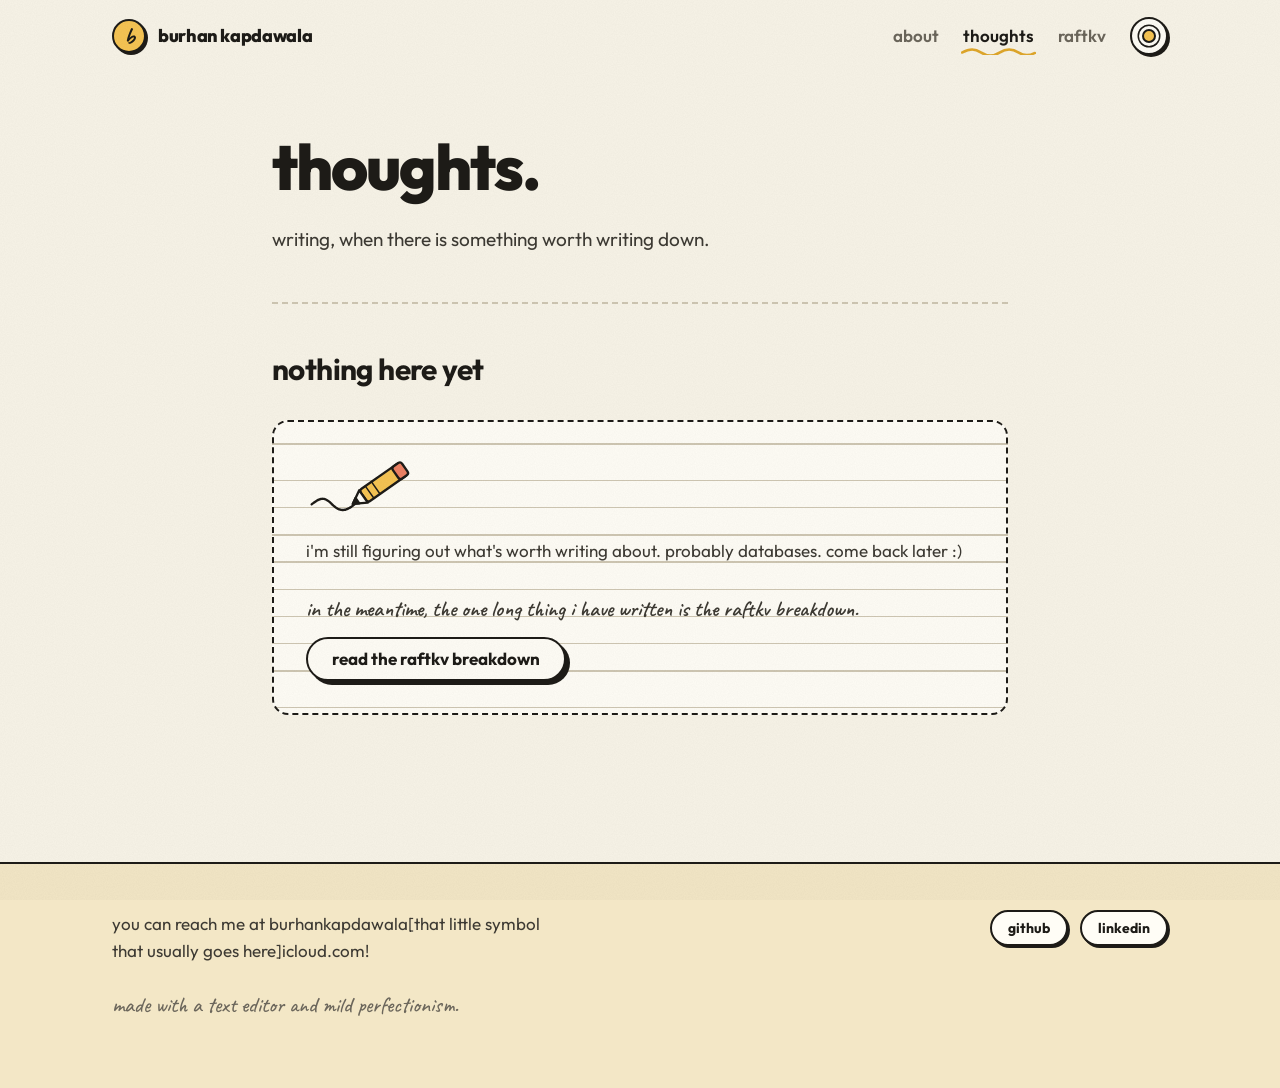
<file: thoughts.html>
<!DOCTYPE html>
<html lang="en">
<head>
  <meta charset="UTF-8">
  <meta name="viewport" content="width=device-width, initial-scale=1">
  <title>thoughts | burhan kapdawala</title>
  <meta name="description" content="thoughts and writing by burhan kapdawala. nothing here yet, probably databases later.">
  <meta name="theme-color" content="#f8f4e8" media="(prefers-color-scheme: light)">
  <meta name="theme-color" content="#1c1a16" media="(prefers-color-scheme: dark)">
  <meta property="og:type" content="website">
  <meta property="og:title" content="thoughts | burhan kapdawala">
  <meta property="og:description" content="thoughts and writing by burhan kapdawala.">
  <meta property="og:url" content="https://burhankapadia18.github.io/portfolio/thoughts.html">
  <link rel="icon" href="data:image/svg+xml,%3Csvg xmlns='http://www.w3.org/2000/svg' viewBox='0 0 32 32'%3E%3Ccircle cx='16' cy='16' r='13.5' fill='%23f6c453' stroke='%231d1b17' stroke-width='2.5'/%3E%3Ctext x='16' y='22.5' text-anchor='middle' font-family='system-ui,sans-serif' font-size='18' font-weight='800' fill='%231d1b17'%3Eb%3C/text%3E%3C/svg%3E">
  <script>(function(){try{var t=localStorage.getItem('theme');if(t!=='dark'&&t!=='light'){t=matchMedia('(prefers-color-scheme: dark)').matches?'dark':'light'}document.documentElement.setAttribute('data-theme',t)}catch(e){document.documentElement.setAttribute('data-theme','light')}})()</script>
  <link rel="preconnect" href="https://fonts.googleapis.com">
  <link rel="preconnect" href="https://fonts.gstatic.com" crossorigin>
  <link rel="stylesheet" href="https://fonts.googleapis.com/css2?family=Outfit:wght@400;500;600;700;800&family=Caveat:wght@500;600;700&family=Geist+Mono:wght@400;500&display=swap">
  <link rel="stylesheet" href="styles/tokens.css">
  <link rel="stylesheet" href="styles/global.css">
  <link rel="stylesheet" href="styles/article.css">
</head>

<body>
  <a class="skip-link" href="#main">skip to content</a>
  <div class="container">
    <header class="site-nav">
      <a class="brand" href="index.html">
        <span class="brand__badge" aria-hidden="true">b</span>
        <span class="brand__text">burhan kapdawala</span>
      </a>
      <nav aria-label="Main navigation">
        <ul class="nav-links">
          <li><a href="index.html">about</a></li>
          <li><a href="thoughts.html" aria-current="page">thoughts</a></li>
          <li><a href="raftkv.html">raftkv</a></li>
          <li>
            <button class="theme-toggle" id="themeToggle" type="button" aria-label="switch to dark theme">
              <span class="theme-toggle__disc" aria-hidden="true"></span>
            </button>
          </li>
        </ul>
      </nav>
    </header>

    <main id="main" class="article">
      <div class="article-head">
        <h1 class="rise" style="--i:0">thoughts.</h1>
        <p class="article-head__sub rise" style="--i:1">writing, when there is something worth writing down.</p>
      </div>

      <section aria-labelledby="empty-heading" class="rise" style="--i:2">
        <h2 id="empty-heading">nothing here yet</h2>
        <div class="empty">
          <svg class="empty__doodle" viewBox="0 0 120 64" xmlns="http://www.w3.org/2000/svg" role="img" aria-label="a pencil that has drawn a short squiggle and stopped">
            <g fill="none" stroke="var(--line)" stroke-width="2.5" stroke-linecap="round" stroke-linejoin="round">
              <path d="M6 54c10-8 14-8 22 0s14 8 24 0" stroke-dasharray="1 0"/>
              <g transform="rotate(-35 78 34)">
                <rect x="58" y="26" width="52" height="16" rx="3" fill="var(--accent)"/>
                <rect x="100" y="26" width="12" height="16" rx="3" fill="var(--coral)"/>
                <path d="M58 26 44 34l14 8z" fill="var(--surface)"/>
                <path d="M50 30.5 44 34l6 3.5z" fill="var(--line)"/>
                <path d="M66 26v16M74 26v16" stroke-width="1.5"/>
              </g>
            </g>
          </svg>
          <p>
            i'm still figuring out what's worth writing about. probably databases.
            come back later :)
          </p>
          <p class="hand">in the meantime, the one long thing i have written is the raftkv breakdown.</p>
          <div class="empty__actions">
            <a class="btn btn--secondary" href="raftkv.html">read the raftkv breakdown</a>
          </div>
        </div>
      </section>
    </main>

    <footer class="site-footer">
      <p class="site-footer__contact">
        you can reach me at burhankapdawala[that little symbol that usually goes here]icloud.com!
      </p>
      <ul class="site-footer__links">
        <li><a href="https://github.com/burhankapadia18">github</a></li>
        <li><a href="https://www.linkedin.com/in/burhankapdawala007">linkedin</a></li>
      </ul>
      <p class="site-footer__tagline">made with a text editor and mild perfectionism.</p>
    </footer>
  </div>

  <script src="scripts/site.js" defer></script>
</body>
</html>
</file>
<file: styles/tokens.css>
/* design tokens: paper, ink, one loud yellow, and a small box of crayons for the
   drawings. hard offset shadows instead of blur. see DESIGN.md for the reasoning. */

:root {
  color-scheme: light;

  /* paper */
  --canvas: #f8f4e8;
  --canvas-2: #f3e7c6;
  --surface: #fffdf6;
  --surface-2: #f1eadb;

  /* ink ladder */
  --ink: #1d1b17;
  --body: #3d3a33;
  --muted: #6b665b;
  --line: #1d1b17;
  --line-soft: #cfc7b3;

  /* the loud one */
  --accent: #f6c453;
  --accent-deep: #e0a72a;
  --accent-soft: #fbe6ad;
  --accent-ink: #7a4f00;
  --on-accent: #1d1b17;

  /* crayons: illustrations and tinted cards only */
  --sky: #9fd3dd;
  --sky-deep: #4f9fae;
  --coral: #ee8264;
  --coral-deep: #c95b3e;
  --leaf: #7fae6f;
  --leaf-deep: #4f7d43;
  --navy: #33406b;

  /* the one dark surface: the terminal */
  --surface-code: #23211c;
  --code-text: #f3eee0;
  --code-muted: #9a9384;
  --code-hairline: rgba(243, 238, 224, 0.12);

  --inverse-ink: #f8f4e8;
  --selection-bg: #f6c453;
  --selection-fg: #1d1b17;

  /* elevation: hard offset shadows in ink. no blur. */
  --shadow-ink: #1d1b17;
  --shadow-1: 2px 2px 0 var(--shadow-ink);
  --shadow-2: 4px 4px 0 var(--shadow-ink);
  --shadow-3: 6px 6px 0 var(--shadow-ink);
  --stroke: 2px;

  /* type */
  --font-sans: 'Outfit', ui-rounded, ui-sans-serif, system-ui, -apple-system, 'Segoe UI', sans-serif;
  --font-hand: 'Caveat', 'Comic Sans MS', 'Chalkboard SE', cursive;
  --font-mono: 'Geist Mono', ui-monospace, 'SF Mono', Menlo, Consolas, monospace;

  --text-xs: 0.75rem;
  --text-sm: 0.875rem;
  --text-base: 1.0625rem;
  --text-lg: 1.1875rem;
  --text-hand: 1.375rem;
  --display-sm: clamp(1.5rem, 1.3rem + 0.7vw, 1.875rem);
  --display-md: clamp(2rem, 1.5rem + 1.6vw, 2.75rem);
  --display-lg: clamp(2.5rem, 1.6rem + 3vw, 4rem);

  --leading-tight: 1.02;
  --leading-snug: 1.2;
  --leading-body: 1.6;

  --tracking-display: -0.03em;
  --tracking-heading: -0.02em;
  --tracking-mono: 0;

  /* spacing: 4px base */
  --space-1: 0.25rem;
  --space-2: 0.5rem;
  --space-3: 0.75rem;
  --space-4: 1rem;
  --space-5: 1.5rem;
  --space-6: 2rem;
  --space-7: 3rem;
  --space-8: 4rem;
  --space-section: clamp(4rem, 3rem + 4vw, 6.5rem);

  /* shape: pills for controls, 16px for cards, 6px for inline bits */
  --radius-inline: 6px;
  --radius-control: 999px;
  --radius-panel: 16px;

  /* layout */
  --container: 66rem;
  --measure: 62ch;
  --nav-height: 4.5rem;

  /* motion */
  --duration-fast: 150ms;
  --duration-normal: 300ms;
  --duration-slow: 600ms;
  --ease-out-expo: cubic-bezier(0.16, 1, 0.3, 1);
  --ease-bounce: cubic-bezier(0.34, 1.56, 0.64, 1);

  /* z scale */
  --z-nav: 10;
  --z-grain: 50;
}

[data-theme='dark'] {
  color-scheme: dark;

  --canvas: #1c1a16;
  --canvas-2: #23201a;
  --surface: #2a2721;
  --surface-2: #322e27;

  --ink: #f3eee0;
  --body: #cfc8b8;
  --muted: #a39c8b;
  --line: #f3eee0;
  --line-soft: #4a453b;

  --accent: #f6c453;
  --accent-deep: #e0a72a;
  --accent-soft: #4a3b14;
  --accent-ink: #f6c453;
  --on-accent: #1d1b17;

  --sky: #6fb2bf;
  --sky-deep: #a9dde6;
  --coral: #e67b5e;
  --coral-deep: #f2a48d;
  --leaf: #6f9d61;
  --leaf-deep: #a6cf99;
  --navy: #8d9bd1;

  --surface-code: #15140f;
  --code-text: #f3eee0;
  --code-muted: #8f887a;
  --code-hairline: rgba(243, 238, 224, 0.12);

  --inverse-ink: #1c1a16;
  --selection-bg: #f6c453;
  --selection-fg: #1d1b17;

  --shadow-ink: #0b0a08;
}
</file>
<file: styles/global.css>
/* shared chrome: reset, paper grain, type, nav, footer, buttons, cards, the
   terminal window, and motion. everything is drawn with a 2px ink line. */

*,
*::before,
*::after {
  box-sizing: border-box;
}

html {
  background: var(--canvas);
  overflow-x: clip;
  -webkit-text-size-adjust: 100%;
  scroll-behavior: smooth;
}

body {
  margin: 0;
  min-height: 100dvh;
  overflow-x: clip;
  font-family: var(--font-sans);
  font-size: var(--text-base);
  line-height: var(--leading-body);
  color: var(--body);
  background: var(--canvas);
  -webkit-font-smoothing: antialiased;
  text-rendering: optimizeLegibility;
  transition: background-color var(--duration-normal) ease, color var(--duration-normal) ease;
}

/* paper grain: one fixed, click-through layer. never on a scrolling box. */
body::after {
  content: '';
  position: fixed;
  inset: 0;
  z-index: var(--z-grain);
  pointer-events: none;
  opacity: 0.35;
  mix-blend-mode: multiply;
  background-image: url("data:image/svg+xml,%3Csvg xmlns='http://www.w3.org/2000/svg' width='160' height='160'%3E%3Cfilter id='n'%3E%3CfeTurbulence type='fractalNoise' baseFrequency='0.9' numOctaves='2' stitchTiles='stitch'/%3E%3CfeColorMatrix values='0 0 0 0 0 0 0 0 0 0 0 0 0 0 0 0 0 0 0.10 0'/%3E%3C/filter%3E%3Crect width='160' height='160' filter='url(%23n)'/%3E%3C/svg%3E");
}

[data-theme='dark'] body::after {
  opacity: 0.5;
  mix-blend-mode: screen;
}

::selection {
  background: var(--selection-bg);
  color: var(--selection-fg);
}

:focus-visible {
  outline: 3px solid var(--accent-deep);
  outline-offset: 3px;
  border-radius: var(--radius-inline);
}

img,
svg {
  max-width: 100%;
  display: block;
}

/* ---- skip link ---- */
.skip-link {
  position: absolute;
  top: var(--space-2);
  left: var(--space-2);
  z-index: calc(var(--z-grain) + 1);
  padding: var(--space-2) var(--space-4);
  background: var(--accent);
  color: var(--on-accent);
  border: var(--stroke) solid var(--line);
  border-radius: var(--radius-control);
  font-weight: 600;
  font-size: var(--text-sm);
  transform: translateY(-200%);
  transition: transform var(--duration-fast) ease;
}

.skip-link:focus {
  transform: none;
}

/* ---- layout ---- */
.container {
  width: min(100% - 2 * clamp(1rem, 4vw, 2.5rem), var(--container));
  margin-inline: auto;
}

/* ---- typography ---- */
h1,
h2,
h3 {
  margin: 0;
  color: var(--ink);
  font-weight: 700;
  text-wrap: balance;
}

h1 {
  font-size: var(--display-lg);
  line-height: var(--leading-tight);
  letter-spacing: var(--tracking-display);
  font-weight: 800;
}

h2 {
  font-size: var(--display-md);
  line-height: var(--leading-snug);
  letter-spacing: var(--tracking-heading);
}

h3 {
  font-size: var(--text-lg);
  line-height: var(--leading-snug);
  font-weight: 700;
}

p {
  margin: 0;
  max-width: var(--measure);
  text-wrap: pretty;
}

p + p {
  margin-top: var(--space-4);
}

b,
strong {
  font-weight: 700;
  color: var(--ink);
}

.lede {
  font-size: var(--text-lg);
  color: var(--muted);
}

/* handwriting: annotations, labels, the "now" flag. never body copy. */
.hand {
  font-family: var(--font-hand);
  font-size: var(--text-hand);
  font-weight: 600;
  line-height: 1.1;
  color: var(--ink);
}

.mono {
  font-family: var(--font-mono);
  font-size: var(--text-sm);
  letter-spacing: var(--tracking-mono);
  font-variant-numeric: tabular-nums;
}

.mono-label {
  font-family: var(--font-mono);
  font-size: var(--text-xs);
  color: var(--muted);
  letter-spacing: var(--tracking-mono);
}

/* yellow marker run behind a phrase. slightly skewed so it looks swiped by hand. */
.mark {
  position: relative;
  display: inline;
  isolation: isolate;
  background: none;
  color: inherit;
  padding: 0 0.08em;
  box-decoration-break: clone;
  -webkit-box-decoration-break: clone;
  background-image: linear-gradient(104deg, transparent 0.4%, var(--accent) 1.6%, var(--accent) 96%, transparent 97.5%);
  background-repeat: no-repeat;
  background-size: 100% 0.62em;
  background-position: 0 78%;
}

[data-theme='dark'] .mark {
  background-size: 100% 0.32em;
  background-position: 0 96%;
}

/* ---- inline links: ink with a hand-drawn squiggle on hover ---- */
a {
  color: var(--ink);
  font-weight: 600;
  text-decoration: underline;
  text-decoration-color: var(--line-soft);
  text-decoration-thickness: 2px;
  text-underline-offset: 0.18em;
  transition: color var(--duration-fast) ease, text-decoration-color var(--duration-fast) ease;
}

a:hover,
a:focus-visible {
  color: var(--ink);
  text-decoration-color: var(--accent-deep);
  text-decoration-style: wavy;
}

/* ---- inline code ---- */
code {
  font-family: var(--font-mono);
  font-size: 0.85em;
  color: var(--ink);
  background: var(--surface-2);
  border: 1.5px solid var(--line-soft);
  border-radius: var(--radius-inline);
  padding: 0.05em 0.4em;
}

/* ---- nav ---- */
.site-nav {
  position: relative;
  z-index: var(--z-nav);
  display: flex;
  align-items: center;
  justify-content: space-between;
  gap: var(--space-4);
  min-height: var(--nav-height);
}

.brand {
  display: inline-flex;
  align-items: center;
  gap: var(--space-3);
  font-weight: 800;
  font-size: 1.125rem;
  letter-spacing: -0.02em;
  color: var(--ink);
  text-decoration: none;
}

.brand__badge {
  display: inline-grid;
  place-items: center;
  width: 2.125rem;
  height: 2.125rem;
  border: var(--stroke) solid var(--line);
  border-radius: 50%;
  background: var(--accent);
  color: var(--on-accent);
  font-family: var(--font-hand);
  font-size: 1.5rem;
  font-weight: 700;
  line-height: 1;
  box-shadow: var(--shadow-1);
  transition: transform var(--duration-normal) var(--ease-bounce), box-shadow var(--duration-fast) ease;
}

.brand:hover .brand__badge,
.brand:focus-visible .brand__badge {
  transform: rotate(-12deg) translate(-1px, -1px);
  box-shadow: 3px 3px 0 var(--shadow-ink);
}

.nav-links {
  display: flex;
  align-items: center;
  gap: var(--space-5);
  margin: 0;
  padding: 0;
  list-style: none;
}

.nav-links a {
  position: relative;
  font-size: var(--text-base);
  font-weight: 600;
  color: var(--muted);
  text-decoration: none;
  padding-block: var(--space-2);
  transition: color var(--duration-fast) ease;
}

.nav-links a:hover,
.nav-links a:focus-visible {
  color: var(--ink);
}

/* the current page gets a hand-drawn squiggle */
.nav-links a[aria-current='page'] {
  color: var(--ink);
}

.nav-links a[aria-current='page']::after {
  content: '';
  position: absolute;
  left: -2px;
  right: -2px;
  bottom: -1px;
  height: 8px;
  background: url("data:image/svg+xml,%3Csvg xmlns='http://www.w3.org/2000/svg' viewBox='0 0 60 8' preserveAspectRatio='none'%3E%3Cpath d='M1 5.5c6-4 10-4 15 0s10 4 15 0 10-4 15 0 9 3 13 .5' fill='none' stroke='%23e0a72a' stroke-width='2.4' stroke-linecap='round'/%3E%3C/svg%3E") no-repeat center / 100% 100%;
}

@media (max-width: 30rem) {
  .site-nav {
    flex-wrap: wrap;
    padding-block: var(--space-3);
  }

  .nav-links {
    width: 100%;
    justify-content: space-between;
    gap: var(--space-3);
  }

  .brand__text {
    display: none;
  }
}

/* theme toggle: a little sun that becomes a moon. drawn in css, no icon font. */
.theme-toggle {
  position: relative;
  display: inline-grid;
  place-items: center;
  width: 2.375rem;
  height: 2.375rem;
  padding: 0;
  border: var(--stroke) solid var(--line);
  border-radius: 50%;
  background: var(--surface);
  color: var(--ink);
  cursor: pointer;
  box-shadow: var(--shadow-1);
  transition: transform var(--duration-fast) ease, box-shadow var(--duration-fast) ease, background-color var(--duration-fast) ease;
}

.theme-toggle:hover {
  transform: translate(-1px, -1px);
  box-shadow: 3px 3px 0 var(--shadow-ink);
}

.theme-toggle:active {
  transform: translate(2px, 2px);
  box-shadow: 0 0 0 var(--shadow-ink);
}

.theme-toggle__disc {
  position: relative;
  width: 0.9rem;
  height: 0.9rem;
  border-radius: 50%;
  background: var(--accent);
  border: 2px solid currentColor;
  box-shadow: 0 0 0 3px var(--surface), 0 0 0 4.5px currentColor;
  transition: transform var(--duration-normal) var(--ease-bounce), box-shadow var(--duration-normal) ease, background-color var(--duration-normal) ease;
}

[data-theme='dark'] .theme-toggle__disc {
  background: var(--surface);
  box-shadow: inset 4px -3px 0 0 var(--ink);
  transform: rotate(-30deg);
}

/* ---- buttons: pills with a 2px line and a hard shadow that presses flat ---- */
.btn {
  display: inline-flex;
  align-items: center;
  justify-content: center;
  gap: var(--space-2);
  height: 2.75rem;
  padding: 0 var(--space-5);
  border-radius: var(--radius-control);
  border: var(--stroke) solid var(--line);
  font: inherit;
  font-size: var(--text-base);
  font-weight: 700;
  line-height: 1;
  white-space: nowrap;
  text-decoration: none;
  cursor: pointer;
  box-shadow: var(--shadow-2);
  transition: transform var(--duration-fast) ease, box-shadow var(--duration-fast) ease, background-color var(--duration-fast) ease;
}

.btn:hover,
.btn:focus-visible {
  transform: translate(-1px, -1px);
  box-shadow: 5px 5px 0 var(--shadow-ink);
}

.btn:active {
  transform: translate(3px, 3px);
  box-shadow: 0 0 0 var(--shadow-ink);
}

.btn--primary {
  background: var(--accent);
  color: var(--on-accent);
}

.btn--primary:hover,
.btn--primary:focus-visible {
  background: var(--accent-deep);
  color: var(--on-accent);
}

.btn--secondary {
  background: var(--surface);
  color: var(--ink);
}

.btn--secondary:hover,
.btn--secondary:focus-visible {
  background: var(--surface-2);
  color: var(--ink);
}

.btn--sm {
  height: 2.25rem;
  padding: 0 var(--space-4);
  font-size: var(--text-sm);
  box-shadow: var(--shadow-1);
}

.btn--sm:hover,
.btn--sm:focus-visible {
  box-shadow: 3px 3px 0 var(--shadow-ink);
}

/* ---- sketched card: the one container pattern ---- */
.card {
  position: relative;
  background: var(--surface);
  border: var(--stroke) solid var(--line);
  border-radius: var(--radius-panel);
  box-shadow: var(--shadow-2);
}

.card--yellow,
.card--sky,
.card--coral {
  --ink: #1d1b17;
  --body: #3d3a33;
  --muted: #5c5749;
  --on-accent: #1d1b17;
  --line-soft: rgba(29, 27, 23, 0.35);
  color: var(--body);
}

.card--yellow {
  background: var(--accent);
}

.card--sky {
  background: var(--sky);
}

.card--coral {
  background: var(--coral);
}

.card--paper {
  background: var(--surface-2);
}

/* ---- sections ---- */
.section {
  padding-block: var(--space-section);
}

.section + .section {
  border-top: var(--stroke) dashed var(--line-soft);
}

.section__title {
  display: flex;
  align-items: center;
  gap: var(--space-3);
  margin-bottom: var(--space-6);
}

/* a little three-star sparkle, like a doodle in a margin */
.sparkle {
  flex: none;
  width: 2.25rem;
  height: 1.5rem;
  color: var(--accent-deep);
}

/* ---- terminal: a sketched window with a dark inside. same in both themes. ---- */
.term {
  position: relative;
  background: var(--surface-code);
  border: var(--stroke) solid var(--line);
  border-radius: var(--radius-panel);
  box-shadow: var(--shadow-3);
  overflow: hidden;
}

.term__bar {
  display: flex;
  align-items: center;
  gap: var(--space-3);
  padding: var(--space-3) var(--space-4);
  border-bottom: var(--stroke) solid var(--line);
  background: var(--surface);
  color: var(--muted);
  font-size: var(--text-sm);
  font-weight: 600;
}

.term__bar span:last-child {
  margin-left: auto;
  font-family: var(--font-hand);
  font-size: 1.125rem;
  font-weight: 600;
  color: var(--ink);
}

.term__dots {
  display: inline-flex;
  gap: 6px;
}

.term__dots i {
  width: 12px;
  height: 12px;
  border-radius: 50%;
  border: 2px solid var(--line);
  background: var(--coral);
}

.term__dots i:nth-child(2) {
  background: var(--accent);
}

.term__dots i:nth-child(3) {
  background: var(--leaf);
}

.term pre {
  margin: 0;
  padding: var(--space-4) var(--space-4) var(--space-5);
  overflow-x: auto;
  font-family: var(--font-mono);
  font-size: var(--text-sm);
  line-height: 1.75;
  color: var(--code-text);
  tab-size: 2;
  white-space: pre-wrap;
  overflow-wrap: anywhere;
}

.term .prompt {
  color: var(--accent);
  font-weight: 700;
  user-select: none;
}

.term .comment {
  color: var(--code-muted);
}

.term .out {
  color: var(--sky);
  font-weight: 500;
}

/* ---- footer: a cream band with an ink line on top ---- */
.site-footer {
  position: relative;
  isolation: isolate;
  margin-top: var(--space-section);
  padding-block: var(--space-7) var(--space-8);
  display: grid;
  gap: var(--space-5);
  font-size: var(--text-sm);
  color: var(--muted);
}

/* bleed the band to the viewport edges without leaving the container */
.site-footer::before {
  content: '';
  position: absolute;
  inset: 0 -50vw;
  z-index: -1;
  background: var(--canvas-2);
  border-top: var(--stroke) solid var(--line);
}

.site-footer__contact {
  color: var(--body);
  font-size: var(--text-base);
  max-width: 40ch;
}

.site-footer__links {
  display: flex;
  flex-wrap: wrap;
  gap: var(--space-3);
  margin: 0;
  padding: 0;
  list-style: none;
}

.site-footer__links a {
  display: inline-flex;
  align-items: center;
  height: 2.25rem;
  padding: 0 var(--space-4);
  border: var(--stroke) solid var(--line);
  border-radius: var(--radius-control);
  background: var(--surface);
  color: var(--ink);
  text-decoration: none;
  font-weight: 700;
  box-shadow: var(--shadow-1);
  transition: transform var(--duration-fast) ease, box-shadow var(--duration-fast) ease;
}

.site-footer__links a:hover,
.site-footer__links a:focus-visible {
  transform: translate(-1px, -1px);
  box-shadow: 3px 3px 0 var(--shadow-ink);
}

.site-footer__links a:active {
  transform: translate(2px, 2px);
  box-shadow: none;
}

.site-footer__tagline {
  font-family: var(--font-hand);
  font-size: var(--text-hand);
  font-weight: 500;
  color: var(--muted);
}

@media (min-width: 40rem) {
  .site-footer {
    grid-template-columns: 1fr auto;
    align-items: start;
  }

  .site-footer__tagline {
    grid-column: 1 / -1;
  }
}

/* ---- motion ---- */
@media (prefers-reduced-motion: no-preference) {
  @keyframes rise {
    from {
      opacity: 0;
      transform: translateY(14px) rotate(-0.4deg);
    }
  }

  @keyframes twinkle {
    0%,
    100% {
      transform: scale(1);
    }

    50% {
      transform: scale(0.8) rotate(8deg);
    }
  }

  /* hero elements cascade in; --i sets order */
  .rise {
    animation: rise var(--duration-slow) var(--ease-out-expo) both;
    animation-delay: calc(var(--i, 0) * 70ms);
  }

  /* below-fold sections reveal once on scroll */
  .reveal {
    opacity: 0;
    transform: translateY(14px);
    transition: opacity var(--duration-slow) ease, transform var(--duration-slow) var(--ease-out-expo);
  }

  .reveal.in {
    opacity: 1;
    transform: none;
  }

  .reveal.in .sparkle {
    transform-origin: center;
    animation: twinkle 700ms var(--ease-bounce) 1;
  }
}

@media (prefers-reduced-motion: reduce) {
  *,
  *::before,
  *::after {
    transition-duration: 0.01ms !important;
    animation-duration: 0.01ms !important;
    scroll-behavior: auto !important;
  }
}
</file>
<file: styles/home.css>
/* index.html: hero with the node shelf, experience timeline, the hire-me trio,
   featured project with big numbers, and two small extras. */

/* ---- hero: split at desktop, stacked on mobile ---- */
.hero {
  display: grid;
  gap: var(--space-8);
  padding-block: clamp(2.5rem, 1.5rem + 3vw, 4.5rem) var(--space-section);
  align-items: center;
}

.hero__copy {
  display: grid;
  gap: var(--space-5);
}

.hero h1 {
  max-width: 16ch;
}

.hero__sub {
  font-size: var(--text-lg);
  color: var(--body);
  max-width: 36ch;
}

.hero__actions {
  display: flex;
  flex-wrap: wrap;
  gap: var(--space-4);
}

/* the drawing sits on top of the terminal like things on a shelf */
.hero__visual {
  min-width: 0;
  display: grid;
  gap: 0;
}

.shelf {
  position: relative;
  z-index: 1;
  width: 100%;
  max-width: 30rem;
  height: auto;
  margin: 0 auto -4px;
  padding-inline: var(--space-4);
}

@media (min-width: 56rem) {
  .hero {
    grid-template-columns: 6fr 5fr;
    gap: var(--space-8);
  }
}

/* ---- experience: a dashed timeline with ink dots, org names in handwriting ---- */
.xp {
  position: relative;
  display: grid;
  gap: var(--space-6);
  padding-left: 2rem;
}

.xp::before {
  content: '';
  position: absolute;
  left: 0.5rem;
  top: 0.7rem;
  bottom: 0.7rem;
  border-left: var(--stroke) dashed var(--line);
}

.xp-row {
  position: relative;
  display: grid;
  gap: var(--space-2) var(--space-6);
}

/* the dot on the line; the current role gets a filled yellow one */
.xp-row::before {
  content: '';
  position: absolute;
  left: calc(-2rem + 0.5rem - 8px + 1px);
  top: 0.35rem;
  width: 16px;
  height: 16px;
  border-radius: 50%;
  background: var(--surface);
  border: var(--stroke) solid var(--line);
}

.xp-row--now::before {
  background: var(--accent);
}

.xp-row__org {
  display: flex;
  align-items: baseline;
  flex-wrap: wrap;
  gap: var(--space-2) var(--space-3);
  font-family: var(--font-hand);
  font-size: var(--text-hand);
  font-weight: 600;
  color: var(--ink);
  line-height: 1.1;
}

.xp-row__org a {
  color: inherit;
  font-weight: inherit;
  text-decoration-color: var(--line-soft);
}

.xp-row__now {
  display: inline-block;
  font-family: var(--font-sans);
  font-size: var(--text-xs);
  font-weight: 700;
  letter-spacing: 0.02em;
  color: var(--on-accent);
  background: var(--accent);
  border: 1.5px solid var(--line);
  border-radius: var(--radius-control);
  padding: 0.1rem 0.55rem;
  transform: rotate(-3deg);
}

.xp-row h3 {
  margin-bottom: var(--space-2);
}

@media (min-width: 40rem) {
  .xp-row {
    grid-template-columns: 11rem 1fr;
  }

  .xp-row__org {
    flex-direction: column;
    align-items: flex-start;
    gap: var(--space-2);
  }
}

/* ---- hire me: three cards, two of them coloured in ---- */
.trio {
  display: grid;
  gap: var(--space-5);
}

.trio__cell {
  padding: var(--space-6);
  display: grid;
  align-content: space-between;
  gap: var(--space-5);
}

.trio__cell--wide {
  grid-column: 1 / -1;
}

.trio__statement {
  font-size: var(--display-sm);
  line-height: var(--leading-snug);
  letter-spacing: var(--tracking-heading);
  color: var(--ink);
  font-weight: 700;
  max-width: 24ch;
}

.trio__cell--yellow p,
.trio__cell--yellow h3 {
  color: var(--on-accent);
}

.trio__langs {
  display: grid;
  gap: var(--space-2);
  margin: 0;
  font-size: var(--text-base);
}

.trio__langs div {
  display: flex;
  justify-content: space-between;
  align-items: baseline;
  gap: var(--space-3);
  padding-bottom: var(--space-2);
  border-bottom: 1.5px dashed rgba(29, 27, 23, 0.35);
}

.trio__langs div:last-child {
  border-bottom: 0;
  padding-bottom: 0;
}

.trio__langs dt {
  font-family: var(--font-hand);
  font-size: var(--text-hand);
  font-weight: 500;
  color: var(--ink);
}

.trio__langs dd {
  margin: 0;
  color: var(--ink);
  font-weight: 700;
}

.trio__cell--wide .trio__body {
  display: grid;
  gap: var(--space-4);
}

@media (min-width: 48rem) {
  .trio {
    grid-template-columns: 3fr 2fr;
  }

  .trio__cell--wide .trio__body {
    grid-template-columns: 1fr 1fr;
    gap: var(--space-6);
  }
}

/* ---- featured project + big numbers ---- */
.feature {
  display: grid;
  gap: var(--space-7);
}

.feature__copy {
  display: grid;
  gap: var(--space-4);
  align-content: start;
}

.feature__title {
  font-size: var(--display-sm);
  letter-spacing: var(--tracking-heading);
}

.feature__title a {
  text-decoration: none;
}

.feature__title a:hover,
.feature__title a:focus-visible {
  text-decoration: underline wavy var(--accent-deep);
  text-decoration-thickness: 2px;
}

.feature__stack {
  display: flex;
  flex-wrap: wrap;
  gap: var(--space-2);
  margin: 0;
  padding: 0;
  list-style: none;
}

.feature__stack li,
.tags li {
  font-size: var(--text-sm);
  font-weight: 600;
  color: var(--ink);
  background: var(--surface);
  border: 1.5px solid var(--line);
  border-radius: var(--radius-control);
  padding: 0.15rem 0.7rem;
  box-shadow: var(--shadow-1);
}

.stats {
  display: grid;
  gap: var(--space-4);
  align-content: start;
  margin: 0;
}

.stats dd {
  margin: 0;
}

.stat {
  display: grid;
  gap: var(--space-1);
  padding: var(--space-4) var(--space-5);
}

.stat__num {
  font-size: var(--display-md);
  font-weight: 800;
  color: var(--ink);
  letter-spacing: -0.03em;
  font-variant-numeric: tabular-nums;
  line-height: 1.05;
}

.stat__num small {
  font-family: var(--font-hand);
  font-size: var(--text-hand);
  font-weight: 500;
  color: var(--muted);
  margin-left: 0.3em;
  letter-spacing: 0;
}

.stat__label {
  margin: 0;
  font-size: var(--text-sm);
  color: var(--body);
  max-width: 28ch;
}

/* the zero gets the yellow card, because it is the whole point */
.stat--hero {
  transform: rotate(-1.2deg);
}

.stat--hero .stat__num,
.stat--hero .stat__label {
  color: var(--on-accent);
}

@media (min-width: 48rem) {
  .feature {
    grid-template-columns: 7fr 5fr;
    gap: var(--space-8);
  }
}

/* ---- elsewhere: two short items with doodle labels ---- */
.elsewhere {
  display: grid;
  gap: var(--space-5) var(--space-8);
  margin-top: var(--space-8);
  padding-top: var(--space-6);
  border-top: var(--stroke) dashed var(--line-soft);
}

.elsewhere h3 {
  font-size: var(--text-lg);
  margin-bottom: var(--space-2);
}

.elsewhere p {
  font-size: var(--text-base);
}

@media (min-width: 40rem) {
  .elsewhere {
    grid-template-columns: 1fr 1fr;
  }
}
</file>
<file: styles/article.css>
/* long-form pages (raftkv, thoughts): a reading measure with sketched figures. */

.article {
  width: min(100%, 46rem);
  margin-inline: auto;
}

/* ---- title block ---- */
.article-head {
  display: grid;
  gap: var(--space-5);
  padding-block: clamp(2.5rem, 1.5rem + 3vw, 4.5rem) var(--space-7);
}

.article-head__sub {
  font-size: var(--text-lg);
  color: var(--body);
  max-width: 40ch;
}

.article-head__meta {
  display: grid;
  gap: var(--space-4);
}

.article-head__links {
  display: flex;
  flex-wrap: wrap;
  gap: var(--space-3);
}

.tags {
  display: flex;
  flex-wrap: wrap;
  gap: var(--space-2);
  margin: 0;
  padding: 0;
  list-style: none;
}

.tags li {
  font-size: var(--text-sm);
  font-weight: 600;
  color: var(--ink);
  background: var(--surface);
  border: 1.5px solid var(--line);
  border-radius: var(--radius-control);
  padding: 0.15rem 0.7rem;
  box-shadow: var(--shadow-1);
}

/* ---- sections ---- */
.article section {
  padding-block: var(--space-7);
  border-top: var(--stroke) dashed var(--line-soft);
}

.article section > h2 {
  font-size: var(--display-sm);
  margin-bottom: var(--space-4);
}

.article p + p {
  margin-top: var(--space-4);
}

.figure {
  margin-block: var(--space-6);
}

/* ---- architecture diagram: a sketched panel ---- */
.diagram {
  overflow-x: auto;
  border: var(--stroke) solid var(--line);
  border-radius: var(--radius-panel);
  background: var(--surface);
  box-shadow: var(--shadow-2);
  padding: var(--space-4);
}

.diagram svg {
  min-width: 620px;
  width: 100%;
  height: auto;
  font-family: var(--font-sans);
}

.diagram .hand {
  font-family: var(--font-hand);
}

.legend {
  display: flex;
  flex-wrap: wrap;
  gap: var(--space-1) var(--space-5);
  margin-top: var(--space-4);
  font-family: var(--font-hand);
  font-size: var(--text-hand);
  color: var(--ink);
}

.legend i {
  display: inline-block;
  width: 0.7em;
  height: 0.7em;
  margin-right: 0.4em;
  border-radius: 3px;
  border: 1.5px solid var(--line);
  vertical-align: -0.05em;
}

.legend .sw-engine {
  background: var(--accent);
}

.legend .sw-sidecar {
  background: var(--sky);
}

/* ---- write path: numbered yellow badges ---- */
.steps {
  list-style: none;
  counter-reset: step;
  margin: var(--space-5) 0 0;
  padding: 0;
  display: grid;
  gap: var(--space-4);
}

.steps li {
  counter-increment: step;
  position: relative;
  padding-left: 3.25rem;
  max-width: var(--measure);
  min-height: 2.25rem;
}

.steps li::before {
  content: counter(step);
  position: absolute;
  left: 0;
  top: -0.1rem;
  display: grid;
  place-items: center;
  width: 2.125rem;
  height: 2.125rem;
  border-radius: 50%;
  border: var(--stroke) solid var(--line);
  background: var(--accent);
  color: var(--on-accent);
  font-family: var(--font-hand);
  font-size: 1.375rem;
  font-weight: 700;
  box-shadow: var(--shadow-1);
  transform: rotate(calc(var(--tilt, 0) * 1deg));
}

.steps li:nth-child(odd)::before {
  --tilt: -6;
}

.steps li:nth-child(even)::before {
  --tilt: 5;
}

.steps b {
  font-family: var(--font-mono);
  font-size: 0.875em;
  font-weight: 500;
  color: var(--ink);
  background: var(--surface-2);
  border: 1.5px solid var(--line-soft);
  border-radius: var(--radius-inline);
  padding: 0.05em 0.4em;
}

/* ---- durability files: three index cards, slightly askew ---- */
.files {
  display: grid;
  gap: var(--space-5);
  margin: var(--space-5) 0 var(--space-6);
}

.files article {
  padding: var(--space-5);
  background: var(--surface);
  border: var(--stroke) solid var(--line);
  border-radius: var(--radius-panel);
  box-shadow: var(--shadow-2);
}

.files article:nth-child(1) {
  background: var(--accent-soft);
}

.files article:nth-child(2) {
  transform: rotate(0.8deg);
}

.files article:nth-child(3) {
  transform: rotate(-0.7deg);
}

.files h3 {
  font-family: var(--font-mono);
  font-size: var(--text-base);
  font-weight: 700;
  margin-bottom: var(--space-2);
}

.files p {
  font-size: var(--text-sm);
}

@media (min-width: 40rem) {
  .files {
    grid-template-columns: repeat(3, 1fr);
  }
}

/* ---- read cost comparison: two speech bubbles and a "vs" ---- */
.compare {
  display: grid;
  gap: var(--space-4);
  margin-block: var(--space-6);
}

.compare__vs {
  font-family: var(--font-hand);
  font-size: 1.75rem;
  font-weight: 700;
  color: var(--ink);
  text-align: center;
}

.compare .stat {
  display: grid;
  gap: var(--space-1);
  padding: var(--space-5);
  background: var(--surface);
  border: var(--stroke) solid var(--line);
  border-radius: var(--radius-panel);
  box-shadow: var(--shadow-2);
}

.compare .stat__num {
  font-size: var(--display-md);
  font-weight: 800;
  color: var(--ink);
  letter-spacing: -0.03em;
  font-variant-numeric: tabular-nums;
  line-height: 1.05;
}

.compare .stat__num small {
  font-family: var(--font-hand);
  font-size: var(--text-hand);
  font-weight: 500;
  color: inherit;
  opacity: 0.75;
  margin-left: 0.3em;
  letter-spacing: 0;
}

.compare .stat__label {
  margin-top: var(--space-2);
  color: var(--ink);
  font-weight: 700;
  font-size: var(--text-base);
}

.compare .stat__sub {
  font-family: var(--font-mono);
  font-size: var(--text-xs);
  color: var(--muted);
}

@media (min-width: 40rem) {
  .compare {
    grid-template-columns: 1fr auto 1fr;
    align-items: center;
    gap: var(--space-5);
  }
}

/* ---- benchmark table ---- */
.table-scroll {
  overflow-x: auto;
  margin-block: var(--space-6) var(--space-3);
  border: var(--stroke) solid var(--line);
  border-radius: var(--radius-panel);
  background: var(--surface);
  box-shadow: var(--shadow-2);
}

table {
  width: 100%;
  min-width: 30rem;
  border-collapse: collapse;
  font-size: var(--text-sm);
  font-variant-numeric: tabular-nums;
}

caption {
  caption-side: top;
  text-align: left;
  font-family: var(--font-hand);
  font-size: var(--text-hand);
  color: var(--ink);
  padding: var(--space-3) var(--space-4);
  border-bottom: var(--stroke) solid var(--line);
  background: var(--accent-soft);
}

th {
  text-align: left;
  font-weight: 700;
  font-size: var(--text-sm);
  color: var(--ink);
  padding: var(--space-3) var(--space-4);
  border-bottom: var(--stroke) solid var(--line);
  background: var(--surface-2);
}

td {
  padding: var(--space-3) var(--space-4);
  border-bottom: 1.5px dashed var(--line-soft);
  color: var(--body);
  font-weight: 500;
}

tr:last-child td {
  border-bottom: 0;
}

th.num,
td.num {
  text-align: right;
  font-family: var(--font-mono);
}

th.num {
  font-family: var(--font-sans);
}

td.num {
  color: var(--ink);
}

.note {
  font-size: var(--text-sm);
  color: var(--muted);
}

/* ---- empty state (thoughts): a notebook page with a pencil ---- */
.empty {
  display: grid;
  gap: var(--space-4);
  padding: var(--space-6);
  margin-top: var(--space-6);
  border: var(--stroke) dashed var(--line);
  border-radius: var(--radius-panel);
  background: var(--surface);
  background-image: repeating-linear-gradient(transparent 0 calc(1.6em - 1.5px), var(--line-soft) calc(1.6em - 1.5px) 1.6em);
  background-origin: content-box;
}

.empty p {
  color: var(--body);
}

.empty__doodle {
  width: 7rem;
  height: auto;
  margin-bottom: var(--space-2);
}

.empty__actions {
  display: flex;
  flex-wrap: wrap;
  gap: var(--space-3);
}
</file>
